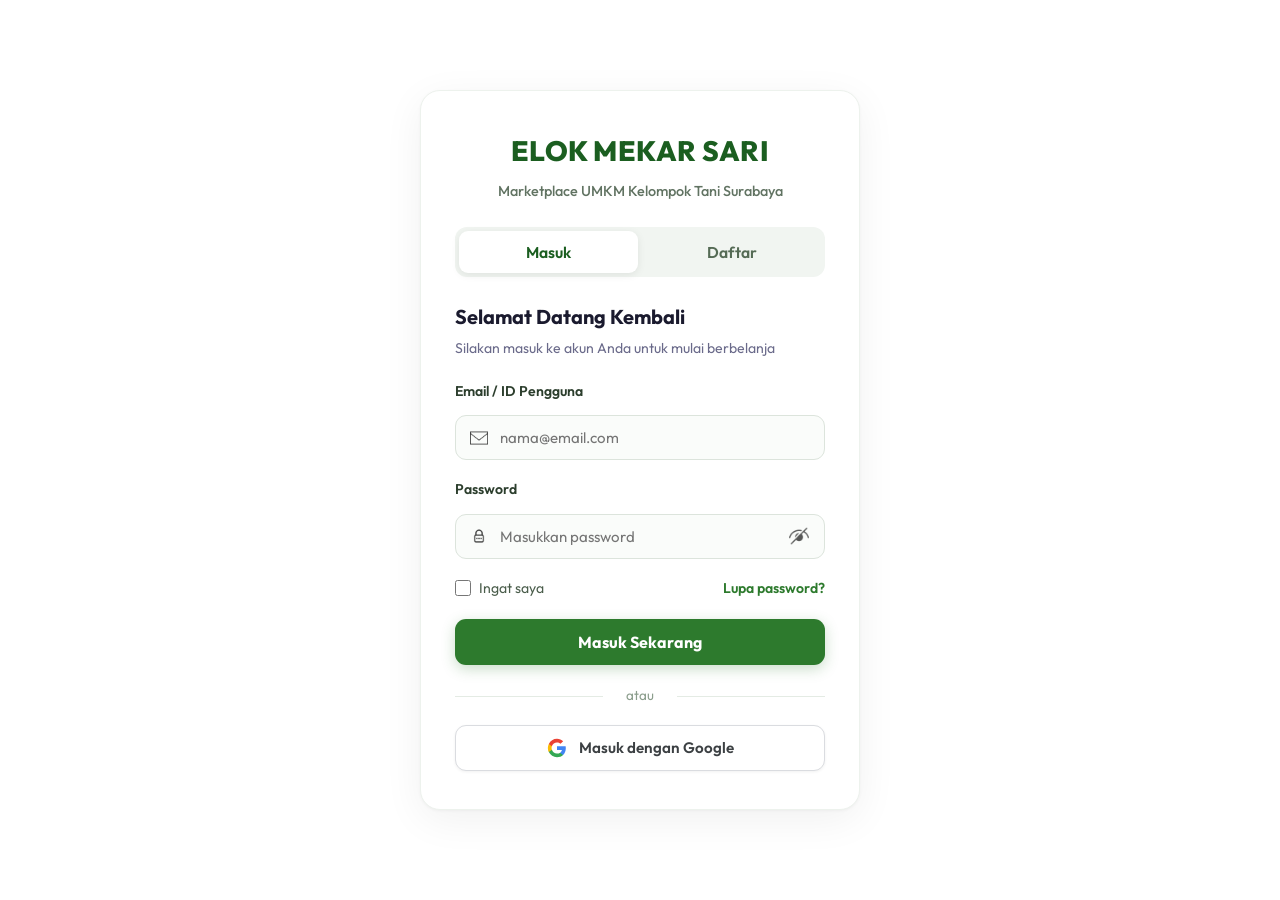
<file: index.html>
<!DOCTYPE html>
<html lang="id">
<head>
  <meta charset="UTF-8">
  <meta name="viewport" content="width=device-width, initial-scale=1.0">
  <title>Elok Mekar Sari - Masuk / Daftar</title>
  <meta name="description" content="Masuk atau Daftar akun di Marketplace resmi UMKM Elok Mekar Sari Surabaya.">
  <link rel="preconnect" href="https://fonts.googleapis.com">
  <link rel="preconnect" href="https://fonts.gstatic.com" crossorigin>
  <link href="https://fonts.googleapis.com/css2?family=Outfit:wght@300;400;500;600;700;800&family=Playfair+Display:wght@600;700&display=swap" rel="stylesheet">
  <link rel="stylesheet" href="css/style.css">
  <link rel="stylesheet" href="css/auth.css">
</head>
<body class="auth-body">

  <div class="auth-wrapper">
    <div class="auth-card">

      <div class="auth-brand-header">
        <h1 class="brand-title">ELOK MEKAR SARI</h1>
        <p class="brand-subtitle">Marketplace UMKM Kelompok Tani Surabaya</p>
      </div>

      <div class="auth-tabs">
        <button type="button" class="auth-tab active" id="tab-login" onclick="showTab('login')">Masuk</button>
        <button type="button" class="auth-tab" id="tab-register" onclick="showTab('register')">Daftar</button>
      </div>

      <div class="auth-form" id="form-login">
        <div class="form-header-text">
          <h2 class="auth-form-title">Selamat Datang Kembali</h2>
          <p class="auth-form-sub">Silakan masuk ke akun Anda untuk mulai berbelanja</p>
        </div>

        <form id="login-form" novalidate onsubmit="login(event)">
          <div class="form-group">
            <label for="login-email">Email / ID Pengguna</label>
            <div class="input-wrapper">
              <span class="input-icon"><img src="Icon/email.png" alt="Email" class="form-icon-img"></span>
              <input type="text" id="login-email" placeholder="nama@email.com" required autocomplete="username">
            </div>
          </div>

          <div class="form-group">
            <label for="login-password">Password</label>
            <div class="input-wrapper">
              <span class="input-icon"><img src="Icon/password.png" alt="Password" class="form-icon-img"></span>
              <input type="password" id="login-password" placeholder="Masukkan password" required autocomplete="current-password">
              <button type="button" class="password-toggle" onclick="togglePassword('login-password', this)" title="Lihat password">
                <img src="Icon/invisible.png" alt="Lihat password" class="password-toggle-img">
              </button>
            </div>
          </div>

          <div class="form-options">
            <label class="checkbox-label">
              <input type="checkbox" id="remember-me"> Ingat saya
            </label>
            <a href="lupa-password.html" class="forgot-link">Lupa password?</a>
          </div>

          <button type="submit" class="btn-auth" id="login-btn">
            <span>Masuk Sekarang</span>
          </button>
        </form>

        <div class="auth-divider"><span>atau</span></div>

        <div class="social-auth">
          <button type="button" class="btn-google" onclick="loginWithGoogle()">
            <svg class="google-icon" width="20" height="20" viewBox="0 0 24 24">
              <path fill="#4285F4" d="M22.56 12.25c0-.78-.07-1.53-.2-2.25H12v4.26h5.92c-.26 1.37-1.04 2.53-2.21 3.31v2.77h3.57c2.08-1.92 3.28-4.74 3.28-8.09z"/>
              <path fill="#34A853" d="M12 23c2.97 0 5.46-.98 7.28-2.66l-3.57-2.77c-.98.66-2.23 1.06-3.71 1.06-2.86 0-5.29-1.93-6.16-4.53H2.18v2.84C3.99 20.53 7.7 23 12 23z"/>
              <path fill="#FBBC05" d="M5.84 14.09c-.22-.66-.35-1.36-.35-2.09s.13-1.43.35-2.09V7.06H2.18C1.43 8.55 1 10.22 1 12s.43 3.45 1.18 4.94l2.85-2.22.81-.63z"/>
              <path fill="#EA4335" d="M12 5.38c1.62 0 3.06.56 4.21 1.64l3.15-3.15C17.45 2.09 14.97 1 12 1 7.7 1 3.99 3.47 2.18 7.06l3.66 2.84c.87-2.6 3.3-4.52 6.16-4.52z"/>
            </svg>
            <span>Masuk dengan Google</span>
          </button>
        </div>
      </div>

      <div class="auth-form hidden" id="form-register">
        <div class="form-header-text">
          <h2 class="auth-form-title">Buat Akun Baru</h2>
          <p class="auth-form-sub">Daftar sekarang untuk berbelanja produk segar UMKM</p>
        </div>

        <form id="register-form" onsubmit="register(event)">
          <div class="form-group">
            <label for="reg-name">Nama Lengkap</label>
            <div class="input-wrapper">
              <span class="input-icon"><img src="Icon/person.png" alt="Nama" class="form-icon-img"></span>
              <input type="text" id="reg-name" placeholder="Nama lengkap Anda" required>
            </div>
          </div>

          <div class="form-group">
            <label for="reg-email">Email</label>
            <div class="input-wrapper">
              <span class="input-icon"><img src="Icon/email.png" alt="Email" class="form-icon-img"></span>
              <input type="email" id="reg-email" placeholder="nama@email.com" required autocomplete="email">
            </div>
          </div>

          <div class="form-group">
            <label for="reg-phone">Nomor Telepon / WhatsApp</label>
            <div class="input-wrapper">
              <span class="input-icon"><img src="Icon/hp.png" alt="Telepon" class="form-icon-img"></span>
              <input type="tel" id="reg-phone" placeholder="08xxxxxxxxxx" required>
            </div>
          </div>

          <div class="form-group">
            <label for="reg-password">Password</label>
            <div class="input-wrapper">
              <span class="input-icon"><img src="Icon/password.png" alt="Password" class="form-icon-img"></span>
              <input type="password" id="reg-password" placeholder="Minimal 6 karakter" required minlength="6" autocomplete="new-password">
              <button type="button" class="password-toggle" onclick="togglePassword('reg-password', this)" title="Lihat password">
                <img src="Icon/invisible.png" alt="Lihat password" class="password-toggle-img">
              </button>
            </div>
          </div>

          <div class="form-group">
            <label for="reg-confirm">Konfirmasi Password</label>
            <div class="input-wrapper">
              <span class="input-icon"><img src="Icon/password.png" alt="Konfirmasi Password" class="form-icon-img"></span>
              <input type="password" id="reg-confirm" placeholder="Ulangi password" required minlength="6" autocomplete="new-password">
              <button type="button" class="password-toggle" onclick="togglePassword('reg-confirm', this)" title="Lihat password">
                <img src="Icon/invisible.png" alt="Lihat password" class="password-toggle-img">
              </button>
            </div>
          </div>

          <div class="form-group">
            <label class="checkbox-label">
              <input type="checkbox" required> Saya setuju dengan syarat dan ketentuan
            </label>
          </div>

          <button type="submit" class="btn-auth">
            <span>Daftar Sekarang</span>
          </button>
        </form>

        <div class="auth-divider"><span>atau</span></div>

        <div class="social-auth">
          <button type="button" class="btn-google" onclick="loginWithGoogle()">
            <svg class="google-icon" width="20" height="20" viewBox="0 0 24 24">
              <path fill="#4285F4" d="M22.56 12.25c0-.78-.07-1.53-.2-2.25H12v4.26h5.92c-.26 1.37-1.04 2.53-2.21 3.31v2.77h3.57c2.08-1.92 3.28-4.74 3.28-8.09z"/>
              <path fill="#34A853" d="M12 23c2.97 0 5.46-.98 7.28-2.66l-3.57-2.77c-.98.66-2.23 1.06-3.71 1.06-2.86 0-5.29-1.93-6.16-4.53H2.18v2.84C3.99 20.53 7.7 23 12 23z"/>
              <path fill="#FBBC05" d="M5.84 14.09c-.22-.66-.35-1.36-.35-2.09s.13-1.43.35-2.09V7.06H2.18C1.43 8.55 1 10.22 1 12s.43 3.45 1.18 4.94l2.85-2.22.81-.63z"/>
              <path fill="#EA4335" d="M12 5.38c1.62 0 3.06.56 4.21 1.64l3.15-3.15C17.45 2.09 14.97 1 12 1 7.7 1 3.99 3.47 2.18 7.06l3.66 2.84c.87-2.6 3.3-4.52 6.16-4.52z"/>
            </svg>
            <span>Daftar dengan Google</span>
          </button>
        </div>
      </div>

    </div>
  </div>

  <div class="toast" id="toast"></div>

  <script src="js/auth.js"></script>
</body>
</html>
</file>
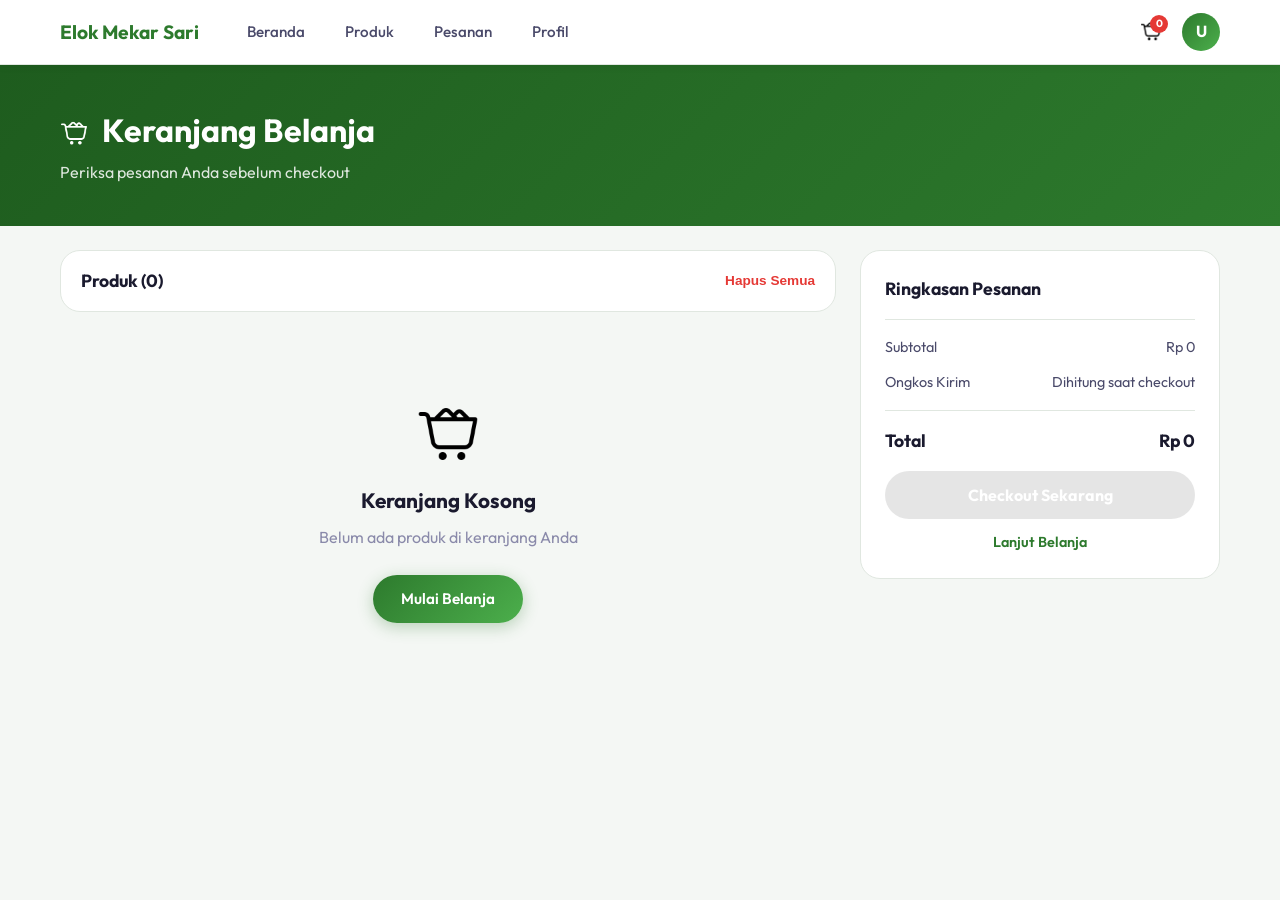
<file: cart.html>
<!DOCTYPE html>
<html lang="id">
<head>
  <meta charset="UTF-8">
  <meta name="viewport" content="width=device-width, initial-scale=1.0">
  <title>Keranjang Belanja - Elok Mekar Sari</title>
  <link rel="preconnect" href="https://fonts.googleapis.com">
  <link href="https://fonts.googleapis.com/css2?family=Outfit:wght@300;400;500;600;700;800&display=swap" rel="stylesheet">
  <link rel="stylesheet" href="css/style.css">
  <link rel="stylesheet" href="css/cart.css">
</head>
<body>

  <nav class="navbar" id="navbar">
    <div class="nav-container">
      <a href="home.html" class="nav-brand"><span class="brand-text">Elok Mekar Sari</span></a>
      <div class="nav-links">
        <a href="home.html" class="nav-link">Beranda</a>
        <a href="marketplace.html" class="nav-link">Produk</a>
        <a href="orders.html" class="nav-link">Pesanan</a>
        <a href="profile.html" class="nav-link">Profil</a>
      </div>
      <div class="nav-actions">
        <a href="cart.html" class="nav-cart active-nav" title="Keranjang">
          <img src="Icon/keranjang.png" alt="Keranjang" class="nav-icon-img">
          <span class="cart-badge" id="cart-badge">0</span>
        </a>
        <div class="nav-user" onclick="toggleUserMenu()">
          <div class="nav-avatar" id="nav-avatar">U</div>
          <div class="user-dropdown" id="user-dropdown">
            <div class="dropdown-header">
              <div class="dropdown-avatar" id="dropdown-avatar">U</div>
              <div>
                <div class="dropdown-name" id="dropdown-name">Pengguna</div>
                <div class="dropdown-email" id="dropdown-email">user@email.com</div>
              </div>
            </div>
            <div class="dropdown-divider"></div>
            <a href="profile.html" class="dropdown-item"><img src="Icon/person.png" alt="" class="dropdown-icon-img"> Profil Saya</a>
            <a href="orders.html" class="dropdown-item">📦 Pesanan Saya</a>
            <div class="dropdown-divider"></div>
            <button class="dropdown-item logout-btn" onclick="logout()">Keluar</button>
          </div>
        </div>
      </div>
    </div>
  </nav>

  <div class="page-header">
    <div class="container">
      <h1 class="page-title"><img src="Icon/keranjang.png" alt="" class="title-icon-img" style="filter: brightness(0) invert(1);"> Keranjang Belanja</h1>
      <p class="page-sub">Periksa pesanan Anda sebelum checkout</p>
    </div>
  </div>

  <div class="cart-layout container">

    <div class="cart-items-section">
      <div class="cart-items-header">
        <h3>Produk (<span id="cart-count">0</span>)</h3>
        <button class="clear-cart-btn" onclick="clearCart()">Hapus Semua</button>
      </div>
      <div id="cart-items">

      </div>
      <div class="empty-cart hidden" id="empty-cart">
        <div class="empty-icon"><img src="Icon/keranjang.png" alt="Keranjang Kosong" class="empty-icon-img"></div>
        <h3>Keranjang Kosong</h3>
        <p>Belum ada produk di keranjang Anda</p>
        <a href="marketplace.html" class="btn-primary">Mulai Belanja</a>
      </div>
    </div>

    <div class="order-summary" id="order-summary">
      <div class="summary-header">
        <h3>Ringkasan Pesanan</h3>
      </div>
      <div class="summary-body">
        <div class="summary-row">
          <span>Subtotal</span>
          <span id="subtotal">Rp 0</span>
        </div>
        <div class="summary-row">
          <span>Ongkos Kirim</span>
          <span id="shipping-cost">Dihitung saat checkout</span>
        </div>
        <div class="summary-divider"></div>
        <div class="summary-row total-row">
          <span>Total</span>
          <span id="total-price">Rp 0</span>
        </div>
      </div>
      <button class="btn-checkout" onclick="window.location='checkout.html'" id="checkout-btn">
        Checkout Sekarang
      </button>
      <a href="marketplace.html" class="continue-shopping">Lanjut Belanja</a>
    </div>
  </div>

  <div class="toast" id="toast"></div>
  <script src="js/app.js"></script>
  <script src="js/cart.js"></script>
</body>
</html>
</file>
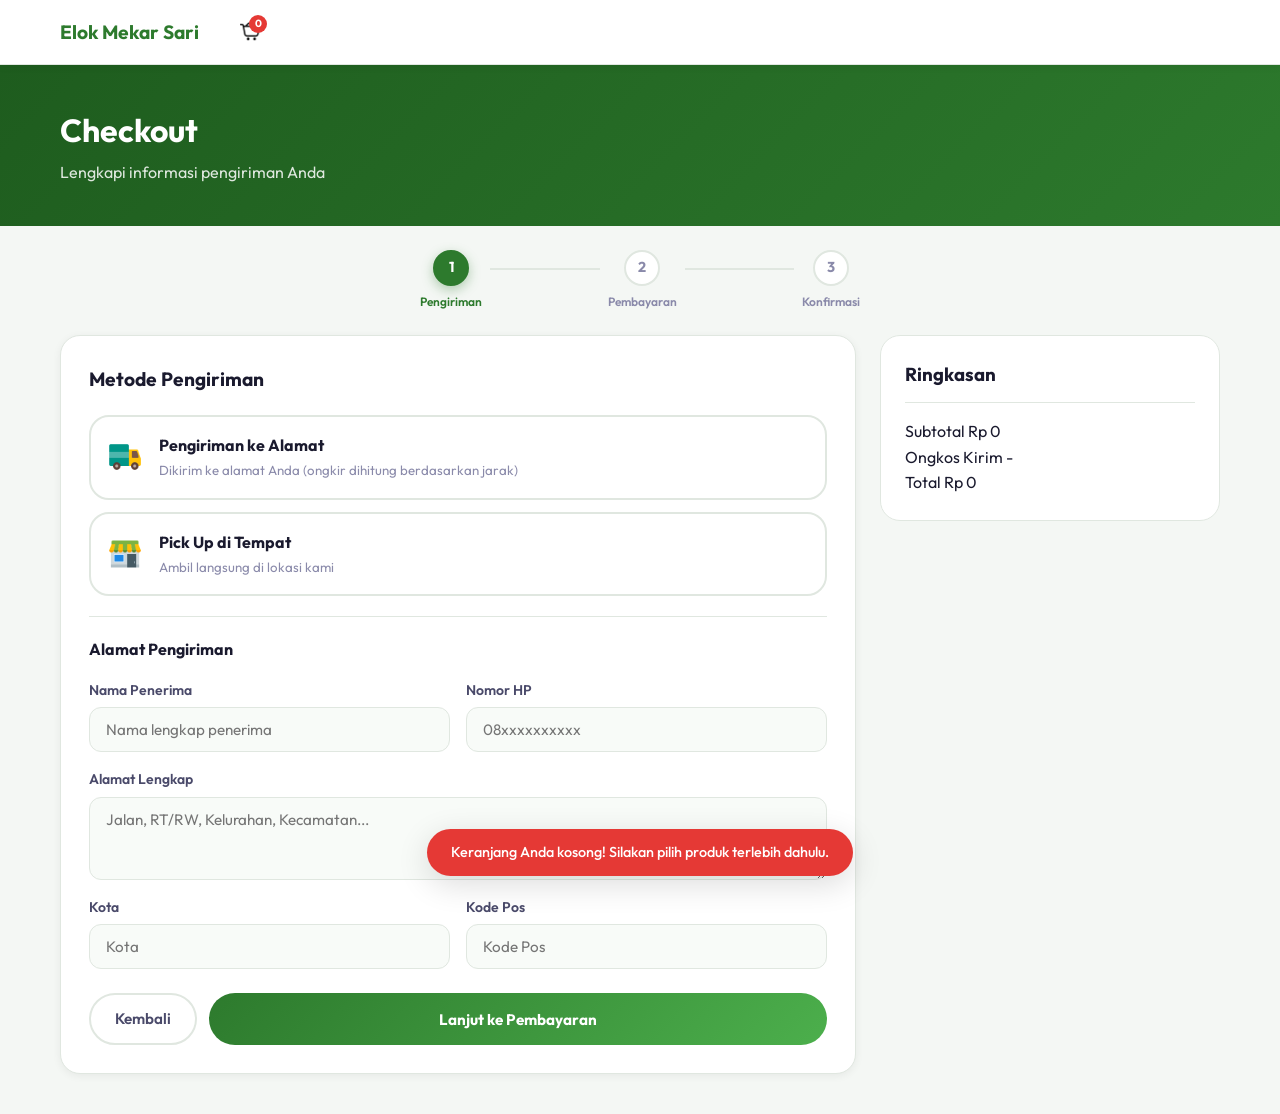
<file: checkout.html>
<!DOCTYPE html>
<html lang="id">
<head>
  <meta charset="UTF-8">
  <meta name="viewport" content="width=device-width, initial-scale=1.0">
  <title>Checkout - Elok Mekar Sari</title>
  <link rel="preconnect" href="https://fonts.googleapis.com">
  <link href="https://fonts.googleapis.com/css2?family=Outfit:wght@300;400;500;600;700;800&display=swap" rel="stylesheet">
  <link rel="stylesheet" href="css/style.css">
  <link rel="stylesheet" href="css/checkout.css">
</head>
<body>

  <nav class="navbar" id="navbar">
    <div class="nav-container">
      <a href="home.html" class="nav-brand"><span class="brand-text">Elok Mekar Sari</span></a>
      <div class="nav-actions">
        <a href="cart.html" class="nav-cart" title="Keranjang">
          <img src="Icon/keranjang.png" alt="Keranjang" class="nav-icon-img">
          <span class="cart-badge" id="cart-badge">0</span>
        </a>
      </div>
    </div>
  </nav>

  <div class="page-header">
    <div class="container">
      <h1 class="page-title">Checkout</h1>
      <p class="page-sub">Lengkapi informasi pengiriman Anda</p>
    </div>
  </div>

  <div class="checkout-steps container">
    <div class="step active" id="step-1-indicator">
      <div class="step-circle">1</div>
      <div class="step-label">Pengiriman</div>
    </div>
    <div class="step-line"></div>
    <div class="step" id="step-2-indicator">
      <div class="step-circle">2</div>
      <div class="step-label">Pembayaran</div>
    </div>
    <div class="step-line"></div>
    <div class="step" id="step-3-indicator">
      <div class="step-circle">3</div>
      <div class="step-label">Konfirmasi</div>
    </div>
  </div>

  <div class="checkout-layout container">

    <div class="checkout-forms">

      <div class="checkout-step" id="step-1">
        <div class="step-card">
          <h3 class="step-card-title">Metode Pengiriman</h3>

          <div class="delivery-methods">
            <label class="delivery-option" onclick="selectDelivery('delivery')">
              <input type="radio" name="delivery-method" value="delivery" id="delivery-radio" checked>
              <div class="delivery-card selected" id="delivery-card-delivery">
                <div class="delivery-icon"><img src="Icon/truck.png" alt="Pengiriman" class="delivery-icon-img"></div>
                <div class="delivery-info">
                  <div class="delivery-name">Pengiriman ke Alamat</div>
                  <div class="delivery-desc">Dikirim ke alamat Anda (ongkir dihitung berdasarkan jarak)</div>
                </div>
              </div>
            </label>
            <label class="delivery-option" onclick="selectDelivery('pickup')">
              <input type="radio" name="delivery-method" value="pickup" id="pickup-radio">
              <div class="delivery-card" id="delivery-card-pickup">
                <div class="delivery-icon"><img src="Icon/store.png" alt="Pick Up" class="delivery-icon-img"></div>
                <div class="delivery-info">
                  <div class="delivery-name">Pick Up di Tempat</div>
                  <div class="delivery-desc">Ambil langsung di lokasi kami</div>
                </div>
              </div>
            </label>
          </div>

          <div class="pickup-info hidden" id="pickup-info">
            <div class="pickup-detail-card">
              <h4>Informasi Pick Up</h4>
              <p><strong>Lokasi:</strong> RW 08, Kelurahan Semolowaru, Kecamatan Sukolilo, Kota Surabaya</p>
              <p><strong>Jam Operasional:</strong> Senin-Sabtu, 08.00 - 17.00 WIB</p>
              <p><strong>Kontak:</strong> +62 812-3166-6161</p>
              <div class="pickup-date-section">
                <label>Pilih Tanggal & Waktu Pick Up:</label>
                <input type="date" id="pickup-date" min="" class="pickup-date-input">
                <select id="pickup-time" class="pickup-time-select">
                  <option value="">-- Pilih Waktu --</option>
                  <option value="08:00">08:00</option>
                  <option value="09:00">09:00</option>
                  <option value="10:00">10:00</option>
                  <option value="11:00">11:00</option>
                  <option value="13:00">13:00 (Setelah istirahat)</option>
                  <option value="14:00">14:00</option>
                  <option value="15:00">15:00</option>
                  <option value="16:00">16:00</option>
                </select>
              </div>
            </div>
          </div>

          <div class="address-form" id="address-form">
            <h4>Alamat Pengiriman</h4>
            <div class="form-row">
              <div class="form-group">
                <label>Nama Penerima</label>
                <input type="text" id="recipient-name" placeholder="Nama lengkap penerima">
              </div>
              <div class="form-group">
                <label>Nomor HP</label>
                <input type="tel" id="recipient-phone" placeholder="08xxxxxxxxxx">
              </div>
            </div>
            <div class="form-group">
              <label>Alamat Lengkap</label>
              <textarea id="address" placeholder="Jalan, RT/RW, Kelurahan, Kecamatan..." rows="3"></textarea>
            </div>
            <div class="form-row">
              <div class="form-group">
                <label>Kota</label>
                <input type="text" id="city" placeholder="Kota">
              </div>
              <div class="form-group">
                <label>Kode Pos</label>
                <input type="text" id="zip" placeholder="Kode Pos">
              </div>
            </div>
          </div>

          <div class="step-actions">
            <a href="cart.html" class="btn-back">Kembali</a>
            <button type="button" class="btn-next" onclick="goToStep2()">Lanjut ke Pembayaran</button>
          </div>
        </div>
      </div>

      <div class="checkout-step hidden" id="step-2">
        <div class="step-card">
          <h3 class="step-card-title">Metode Pembayaran</h3>

          <div class="payment-methods">
            <label class="payment-option" onclick="selectPayment('transfer')">
              <input type="radio" name="payment-method" value="transfer" id="transfer-radio" checked>
              <div class="payment-card selected" id="payment-card-transfer">
                <div class="payment-icon">🏦</div>
                <div class="payment-info">
                  <div class="payment-name">Transfer Bank</div>
                  <div class="payment-desc">BRI, BCA, Mandiri, BNI</div>
                </div>
              </div>
            </label>
            <label class="payment-option" onclick="selectPayment('ewallet')">
              <input type="radio" name="payment-method" value="ewallet" id="ewallet-radio">
              <div class="payment-card" id="payment-card-ewallet">
                <div class="payment-icon"><img src="Icon/hp.png" alt="E-Wallet" class="payment-icon-img"></div>
                <div class="payment-info">
                  <div class="payment-name">E-Wallet</div>
                  <div class="payment-desc">GoPay, OVO, Dana, ShopeePay</div>
                </div>
              </div>
            </label>
          </div>

          <div class="bank-details" id="bank-details">
            <h4>Nomor Rekening Bank:</h4>
            <div class="bank-account-card">
              <div class="bank-account-info">
                <div class="bank-name" id="selected-bank">BNI</div>
                <div class="account-number" id="account-number">0987-6543-21</div>
                <div class="account-name">a.n. Kelompok Tani Elok Mekar Sari</div>
              </div>
              <button type="button" class="copy-btn" onclick="copyAccount()">Salin</button>
            </div>
          </div>

          <div class="ewallet-details hidden" id="ewallet-details">
            <h4>Nomor E-Wallet:</h4>
            <div class="ewallet-account-card">
              <div class="ewallet-name" id="selected-ewallet">GoPay / OVO / Dana / ShopeePay</div>
              <div class="ewallet-number">+62 812-3166-6161</div>
              <div class="ewallet-holder">a.n. Elok Mekar Sari</div>
            </div>
          </div>

          <div class="step-actions">
            <button type="button" class="btn-back" onclick="goToStep1()">Kembali</button>
            <button type="button" class="btn-next" onclick="goToStep3()">Konfirmasi Pesanan</button>
          </div>
        </div>
      </div>

      <div class="checkout-step hidden" id="step-3">
        <div class="step-card">
          <h3 class="step-card-title">Konfirmasi Pesanan</h3>

          <div class="confirmation-section">
            <h4>Detail Produk</h4>
            <div id="confirm-items"></div>
          </div>

          <div class="confirmation-section">
            <h4>Informasi Pengiriman/Pengambilan</h4>
            <div id="confirm-shipping"></div>
          </div>

          <div class="confirmation-section">
            <h4>Metode Pembayaran</h4>
            <div id="confirm-payment"></div>
          </div>

          <div class="payment-proof-section" id="payment-proof-section">
            <h4>Upload Bukti Pembayaran</h4>
            <p class="proof-note">Setelah melakukan transfer, upload bukti pembayaran di bawah ini</p>
            <div class="upload-area" id="upload-area" onclick="document.getElementById('proof-file').click()" ondrop="handleDrop(event)" ondragover="event.preventDefault()">
              <input type="file" id="proof-file" accept="image/*" onchange="previewProof(event)" style="display:none">
              <div id="upload-placeholder">
                <div class="upload-icon"><img src="Icon/camera.png" alt="Upload Bukti" class="upload-icon-img"></div>
                <p>Klik atau drag foto bukti transfer</p>
                <span>Format: JPG, PNG, JPEG</span>
              </div>
              <img id="proof-preview" class="hidden" alt="Bukti Pembayaran">
            </div>
          </div>

          <div class="confirm-total">
            <div class="confirm-total-label">Total Pembayaran:</div>
            <div class="confirm-total-value" id="confirm-total">Rp 0</div>
          </div>

          <div class="step-actions">
            <button type="button" class="btn-back" onclick="goToStep2()">Kembali</button>
            <button type="button" class="btn-confirm" onclick="placeOrder()">
              Buat Pesanan
            </button>
          </div>
        </div>
      </div>

    </div>

    <div class="checkout-summary">
      <div class="summary-card">
        <h3>Ringkasan</h3>
        <div id="checkout-items-summary"></div>
        <div class="summary-divider"></div>
        <div class="summary-row">
          <span>Subtotal</span>
          <span id="checkout-subtotal">Rp 0</span>
        </div>
        <div class="summary-row" id="shipping-row">
          <span>Ongkos Kirim</span>
          <span id="checkout-shipping">-</span>
        </div>
        <div class="summary-divider"></div>
        <div class="summary-row total-row">
          <span>Total</span>
          <span id="checkout-total">Rp 0</span>
        </div>
      </div>
    </div>
  </div>

  <div class="toast" id="toast"></div>
  <script src="js/app.js"></script>
  <script src="js/checkout.js"></script>
</body>
</html>
</file>
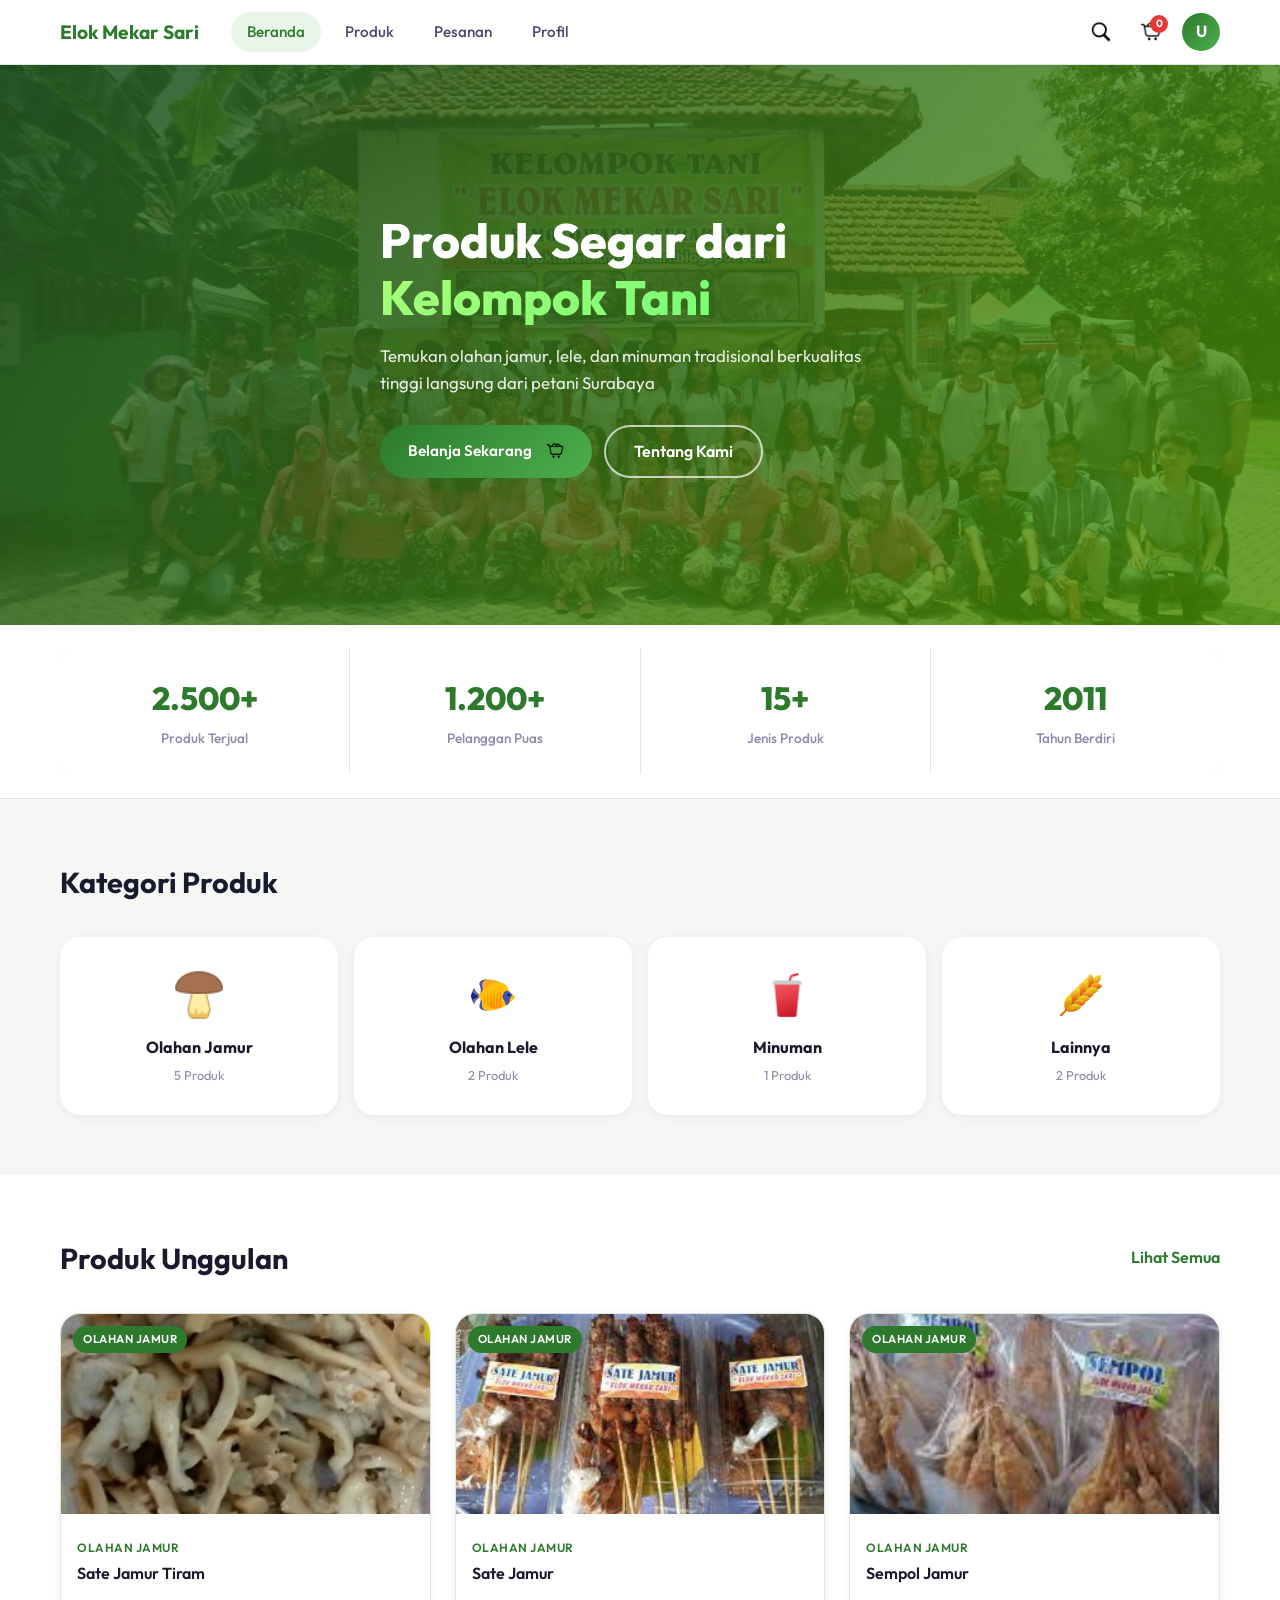
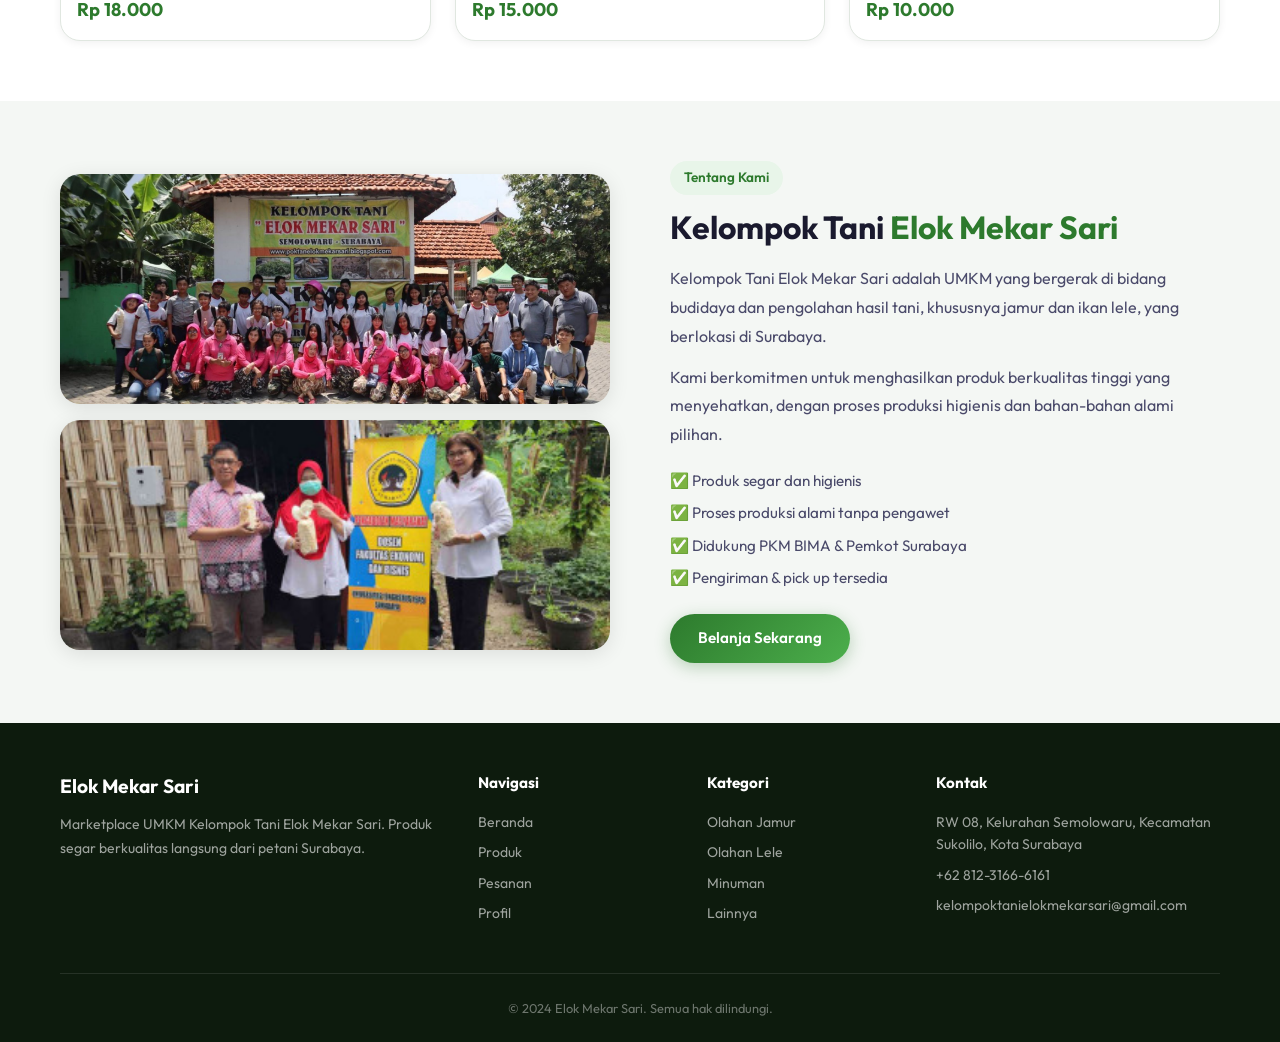
<file: home.html>
<!DOCTYPE html>
<html lang="id">
<head>
  <meta charset="UTF-8">
  <meta name="viewport" content="width=device-width, initial-scale=1.0">
  <title>Beranda - Elok Mekar Sari</title>
  <meta name="description" content="Beranda Marketplace UMKM Elok Mekar Sari - Produk segar berkualitas dari Surabaya">
  <link rel="preconnect" href="https://fonts.googleapis.com">
  <link href="https://fonts.googleapis.com/css2?family=Outfit:wght@300;400;500;600;700;800&family=Playfair+Display:wght@600;700&display=swap" rel="stylesheet">
  <link rel="stylesheet" href="css/style.css">
  <link rel="stylesheet" href="css/home.css">
</head>
<body>

  <nav class="navbar" id="navbar">
    <div class="nav-container">
      <a href="home.html" class="nav-brand">
        <span class="brand-text">Elok Mekar Sari</span>
      </a>
      <div class="nav-links">
        <a href="home.html" class="nav-link active">Beranda</a>
        <a href="marketplace.html" class="nav-link">Produk</a>
        <a href="orders.html" class="nav-link">Pesanan</a>
        <a href="profile.html" class="nav-link">Profil</a>
      </div>
      <div class="nav-actions">
        <button class="nav-search-btn" onclick="window.location='marketplace.html'" title="Cari Produk">
          <img src="Icon/search.png" alt="Cari" class="nav-icon-img">
        </button>
        <a href="cart.html" class="nav-cart" title="Keranjang">
          <img src="Icon/keranjang.png" alt="Keranjang" class="nav-icon-img">
          <span class="cart-badge" id="cart-badge">0</span>
        </a>
        <div class="nav-user" onclick="toggleUserMenu()">
          <div class="nav-avatar" id="nav-avatar">U</div>
          <div class="user-dropdown" id="user-dropdown">
            <div class="dropdown-header">
              <div class="dropdown-avatar" id="dropdown-avatar">U</div>
              <div>
                <div class="dropdown-name" id="dropdown-name">Pengguna</div>
                <div class="dropdown-email" id="dropdown-email">user@email.com</div>
              </div>
            </div>
            <div class="dropdown-divider"></div>
            <a href="profile.html" class="dropdown-item"><img src="Icon/person.png" alt="" class="dropdown-icon-img"> Profil Saya</a>
            <a href="orders.html" class="dropdown-item">📦 Pesanan Saya</a>
            <div class="dropdown-divider"></div>
            <button class="dropdown-item logout-btn" onclick="logout()">Keluar</button>
          </div>
        </div>
      </div>
    </div>
  </nav>

  <section class="hero">
    <div class="hero-slider" id="hero-slider">
      <div class="hero-slide active" style="background-image: linear-gradient(135deg, rgba(34,85,34,0.85) 0%, rgba(76,153,0,0.75) 100%), url('images/Kelompok_Tani_Elok_Mekar_Sari.jpg')">
        <div class="hero-content">
          <h1 class="hero-title">Produk Segar dari <br><span class="hero-highlight">Kelompok Tani</span></h1>
          <p class="hero-desc">Temukan olahan jamur, lele, dan minuman tradisional berkualitas tinggi langsung dari petani Surabaya</p>
          <div class="hero-actions">
            <a href="marketplace.html" class="btn-primary">Belanja Sekarang <img src="Icon/keranjang.png" alt="" class="btn-icon-img-inline"></a>
            <a href="home.html#about" class="btn-outline">Tentang Kami</a>
          </div>
        </div>
      </div>
    </div>
    <div class="hero-dots" id="hero-dots"></div>
  </section>

  <section class="stats-section">
    <div class="container">
      <div class="stats-grid">
        <div class="stat-card" data-target="2500">
          <div class="stat-number" id="stat-0">2.500+</div>
          <div class="stat-label">Produk Terjual</div>
        </div>
        <div class="stat-card" data-target="1200">
          <div class="stat-number" id="stat-1">1.200+</div>
          <div class="stat-label">Pelanggan Puas</div>
        </div>
        <div class="stat-card" data-target="15">
          <div class="stat-number" id="stat-2">15+</div>
          <div class="stat-label">Jenis Produk</div>
        </div>
        <div class="stat-card" data-target="2011">
          <div class="stat-number" id="stat-3">2011</div>
          <div class="stat-label">Tahun Berdiri</div>
        </div>
      </div>
    </div>
  </section>

  <section class="section categories-section">
    <div class="container">
      <div class="section-header">
        <h2 class="section-title">Kategori Produk</h2>
      </div>
      <div class="categories-grid">
        <a href="marketplace.html?cat=jamur" class="category-card cat-green">
          <div class="cat-icon"><img src="Icon/mushroom.png" alt="Olahan Jamur" class="cat-img"></div>
          <div class="cat-name">Olahan Jamur</div>
          <div class="cat-count">5 Produk</div>
        </a>
        <a href="marketplace.html?cat=lele" class="category-card cat-blue">
          <div class="cat-icon"><img src="Icon/fish.png" alt="Olahan Lele" class="cat-img"></div>
          <div class="cat-name">Olahan Lele</div>
          <div class="cat-count">2 Produk</div>
        </a>
        <a href="marketplace.html?cat=minuman" class="category-card cat-yellow">
          <div class="cat-icon"><img src="Icon/drink.png" alt="Minuman" class="cat-img"></div>
          <div class="cat-name">Minuman</div>
          <div class="cat-count">1 Produk</div>
        </a>
        <a href="marketplace.html?cat=lainnya" class="category-card cat-orange">
          <div class="cat-icon"><img src="Icon/gandum.png" alt="Lainnya" class="cat-img"></div>
          <div class="cat-name">Lainnya</div>
          <div class="cat-count">2 Produk</div>
        </a>
      </div>
    </div>
  </section>

  <section class="section featured-section">
    <div class="container">
      <div class="section-header">
        <h2 class="section-title">Produk Unggulan</h2>
        <a href="marketplace.html" class="see-all-link">Lihat Semua</a>
      </div>
      <div class="products-grid" id="featured-products">
        <div class="product-card" style="cursor:pointer;" onclick="window.location.href='marketplace.html?id=4'" title="Lihat Sempol Jamur di Marketplace">
          <div class="product-card-img-wrapper">
            <img src="images/Sempol_Jamur.jpeg" alt="Sempol Jamur" class="product-card-img" loading="lazy">
            <span class="product-card-badge">Olahan Jamur</span>
          </div>
          <div class="product-card-body">
            <div class="product-card-cat">Olahan Jamur</div>
            <h3 class="product-card-name">Sempol Jamur</h3>
            <div class="product-card-price" style="margin-bottom:0;">Rp 10.000</div>
          </div>
        </div>

        <div class="product-card" style="cursor:pointer;" onclick="window.location.href='marketplace.html?id=9'" title="Lihat Tahu Walik di Marketplace">
          <div class="product-card-img-wrapper">
            <img src="images/tahu_walik.jpeg" alt="Tahu Walik" class="product-card-img" loading="lazy">
            <span class="product-card-badge">Lainnya</span>
          </div>
          <div class="product-card-body">
            <div class="product-card-cat">Lainnya</div>
            <h3 class="product-card-name">Tahu Walik</h3>
            <div class="product-card-price" style="margin-bottom:0;">Rp 12.000</div>
          </div>
        </div>

        <div class="product-card" style="cursor:pointer;" onclick="window.location.href='marketplace.html?id=3'" title="Lihat Sate Jamur di Marketplace">
          <div class="product-card-img-wrapper">
            <img src="images/Sate_Jamur.jpeg" alt="Sate Jamur" class="product-card-img" loading="lazy">
            <span class="product-card-badge">Olahan Jamur</span>
          </div>
          <div class="product-card-body">
            <div class="product-card-cat">Olahan Jamur</div>
            <h3 class="product-card-name">Sate Jamur</h3>
            <div class="product-card-price" style="margin-bottom:0;">Rp 15.000</div>
          </div>
        </div>
      </div>
    </div>
  </section>

  <section class="section about-section" id="about">
    <div class="container">
      <div class="about-grid">
        <div class="about-images">
          <div class="about-img-main">
            <img src="images/Kelompok_Tani_Elok_Mekar_Sari.jpg" alt="Kelompok Tani Elok Mekar Sari" loading="lazy">
          </div>
          <div class="about-img-sub">
            <img src="images/Budidaya_Jamur.jpg" alt="Budidaya Jamur" loading="lazy">
          </div>
        </div>
        <div class="about-content">
          <div class="about-badge">Tentang Kami</div>
          <h2 class="about-title">Kelompok Tani <span class="text-green">Elok Mekar Sari</span></h2>
          <p class="about-desc">Kelompok Tani Elok Mekar Sari adalah UMKM yang bergerak di bidang budidaya dan pengolahan hasil tani, khususnya jamur dan ikan lele, yang berlokasi di Surabaya.</p>
          <p class="about-desc">Kami berkomitmen untuk menghasilkan produk berkualitas tinggi yang menyehatkan, dengan proses produksi higienis dan bahan-bahan alami pilihan.</p>
          <div class="about-points">
            <div class="about-point">✅ Produk segar dan higienis</div>
            <div class="about-point">✅ Proses produksi alami tanpa pengawet</div>
            <div class="about-point">✅ Didukung PKM BIMA & Pemkot Surabaya</div>
            <div class="about-point">✅ Pengiriman & pick up tersedia</div>
          </div>
          <a href="marketplace.html" class="btn-primary">Belanja Sekarang</a>
        </div>
      </div>
    </div>
  </section>

  <footer class="footer">
    <div class="container">
      <div class="footer-grid">
        <div class="footer-brand">
          <div class="footer-logo">Elok Mekar Sari</div>
          <p class="footer-desc">Marketplace UMKM Kelompok Tani Elok Mekar Sari. Produk segar berkualitas langsung dari petani Surabaya.</p>
        </div>
        <div class="footer-links">
          <h4>Navigasi</h4>
          <a href="home.html">Beranda</a>
          <a href="marketplace.html">Produk</a>
          <a href="orders.html">Pesanan</a>
          <a href="profile.html">Profil</a>
        </div>
        <div class="footer-links">
          <h4>Kategori</h4>
          <a href="marketplace.html?cat=jamur">Olahan Jamur</a>
          <a href="marketplace.html?cat=lele">Olahan Lele</a>
          <a href="marketplace.html?cat=minuman">Minuman</a>
          <a href="marketplace.html?cat=lainnya">Lainnya</a>
        </div>
        <div class="footer-contact">
          <h4>Kontak</h4>
          <p>RW 08, Kelurahan Semolowaru, Kecamatan Sukolilo, Kota Surabaya</p>
          <p>+62 812-3166-6161</p>
          <p>kelompoktanielokmekarsari@gmail.com</p>
        </div>
      </div>
      <div class="footer-bottom">
        <p>© 2024 Elok Mekar Sari. Semua hak dilindungi.</p>
      </div>
    </div>
  </footer>

  <script src="js/app.js"></script>
  <script src="js/home.js"></script>
</body>
</html>
</file>
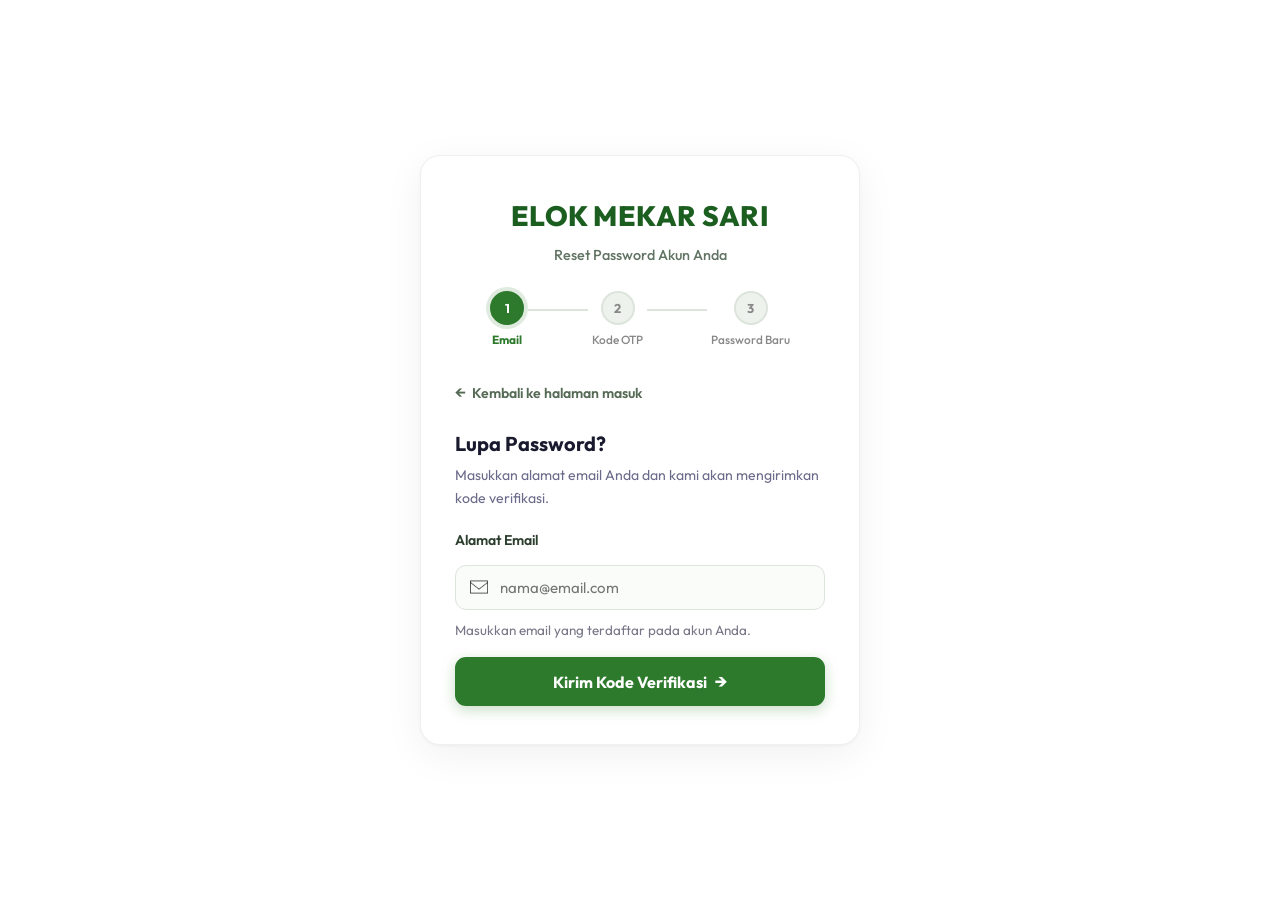
<file: lupa-password.html>
<!DOCTYPE html>
<html lang="id">
<head>
  <meta charset="UTF-8">
  <meta name="viewport" content="width=device-width, initial-scale=1.0">
  <title>Lupa Password - Elok Mekar Sari</title>
  <meta name="description" content="Reset password akun Elok Mekar Sari Anda dengan mudah dan aman.">
  <link rel="preconnect" href="https://fonts.googleapis.com">
  <link rel="preconnect" href="https://fonts.gstatic.com" crossorigin>
  <link href="https://fonts.googleapis.com/css2?family=Outfit:wght@300;400;500;600;700;800&family=Playfair+Display:wght@600;700&display=swap" rel="stylesheet">
  <link rel="stylesheet" href="css/style.css">
  <link rel="stylesheet" href="css/auth.css">
  <style>
    .fp-step { display: none; animation: fadeIn 0.3s ease; }
    .fp-step.active { display: block; }
    .fp-progress { display: flex; align-items: center; justify-content: center; margin-bottom: 30px; }
    .fp-progress-step { display: flex; flex-direction: column; align-items: center; gap: 6px; }
    .fp-progress-circle {
      width: 34px; height: 34px; border-radius: 50%; background: #edf2ed; border: 2px solid #dce4dc;
      display: flex; align-items: center; justify-content: center; font-size: 0.8rem; font-weight: 700;
      color: #888; transition: all 0.3s ease; position: relative; z-index: 1;
    }
    .fp-progress-circle.active { background: #2d7a2d; border-color: #2d7a2d; color: #fff; box-shadow: 0 0 0 4px rgba(45,122,45,0.15); }
    .fp-progress-circle.done { background: #2d7a2d; border-color: #2d7a2d; color: #fff; }
    .fp-progress-circle.done::after { content: '✓'; }
    .fp-progress-label { font-size: 0.74rem; color: #888; font-weight: 500; white-space: nowrap; }
    .fp-progress-label.active { color: #2d7a2d; font-weight: 700; }
    .fp-progress-line { flex: 1; height: 2px; background: #dce4dc; min-width: 30px; max-width: 60px; margin: 0 4px 22px; transition: background 0.3s ease; }
    .fp-progress-line.done { background: #2d7a2d; }
    .otp-group { display: flex; gap: 10px; justify-content: center; margin: 20px 0; }
    .otp-input {
      width: 48px; height: 56px; text-align: center; font-size: 1.4rem; font-weight: 700;
      font-family: 'Outfit', sans-serif; border: 1.5px solid #dce4dc; border-radius: 11px;
      background: #fafcfa; color: #1a1a2e; outline: none; transition: all 0.2s ease;
    }
    .otp-input:focus { border-color: #2d7a2d; box-shadow: 0 0 0 3px rgba(45, 122, 45, 0.12); background: #fff; }
    .otp-input.filled { border-color: #2d7a2d; background: #f0faf0; }
    .email-pill {
      display: inline-flex; align-items: center; gap: 8px; background: #edf7ee; border: 1.5px solid #c8e6c9;
      border-radius: 50px; padding: 6px 16px; font-size: 0.88rem; font-weight: 600; color: #2d7a2d; margin: 10px 0 18px;
    }
    .email-pill img { width: 15px; height: 15px; opacity: 0.8; }
    .resend-row { text-align: center; font-size: 0.87rem; color: #666; margin-top: 14px; }
    .resend-link {
      color: #2d7a2d; font-weight: 600; cursor: pointer; text-decoration: none; background: none;
      border: none; font-family: 'Outfit', sans-serif; font-size: 0.87rem;
    }
    .resend-link:hover { text-decoration: underline; }
    #resend-timer { font-weight: 700; }
    .success-icon {
      width: 72px; height: 72px; background: linear-gradient(135deg, #43a047, #2d7a2d); border-radius: 50%;
      display: flex; align-items: center; justify-content: center; margin: 0 auto 20px; font-size: 2rem;
      box-shadow: 0 8px 24px rgba(45, 122, 45, 0.25); animation: popIn 0.5s cubic-bezier(0.175, 0.885, 0.32, 1.275);
    }
    @keyframes popIn { from { transform: scale(0); opacity: 0; } to { transform: scale(1); opacity: 1; } }
    .password-strength { margin-top: 6px; height: 4px; border-radius: 3px; background: #eee; overflow: hidden; }
    .password-strength-bar { height: 100%; border-radius: 3px; transition: all 0.4s ease; width: 0%; }
    .strength-text { font-size: 0.78rem; margin-top: 5px; font-weight: 600; }
    .back-link {
      display: inline-flex; align-items: center; gap: 6px; color: #556b55; font-size: 0.88rem;
      font-weight: 600; text-decoration: none; margin-bottom: 22px; transition: color 0.2s;
    }
    .back-link:hover { color: #2d7a2d; }
    .back-link-arrow { font-size: 1rem; }
    .input-wrapper input.no-icon { padding-left: 16px; }
    .help-text { font-size: 0.84rem; color: #778; margin-top: 5px; line-height: 1.4; }
  </style>
</head>
<body class="auth-body">
  <div class="auth-wrapper">
    <div class="auth-card">
      <div class="auth-brand-header">
        <h1 class="brand-title">ELOK MEKAR SARI</h1>
        <p class="brand-subtitle">Reset Password Akun Anda</p>
      </div>
      <div class="fp-progress" id="fp-progress">
        <div class="fp-progress-step">
          <div class="fp-progress-circle active" id="circle-1">1</div>
          <div class="fp-progress-label active" id="label-1">Email</div>
        </div>
        <div class="fp-progress-line" id="line-1"></div>
        <div class="fp-progress-step">
          <div class="fp-progress-circle" id="circle-2">2</div>
          <div class="fp-progress-label" id="label-2">Kode OTP</div>
        </div>
        <div class="fp-progress-line" id="line-2"></div>
        <div class="fp-progress-step">
          <div class="fp-progress-circle" id="circle-3">3</div>
          <div class="fp-progress-label" id="label-3">Password Baru</div>
        </div>
      </div>
      <div class="fp-step active" id="step-1">
        <a href="index.html" class="back-link"><span class="back-link-arrow">←</span> Kembali ke halaman masuk</a>
        <div class="form-header-text">
          <h2 class="auth-form-title">Lupa Password?</h2>
          <p class="auth-form-sub">Masukkan alamat email Anda dan kami akan mengirimkan kode verifikasi.</p>
        </div>
        <form id="fp-form-email" novalidate onsubmit="sendOTP(event)">
          <div class="form-group">
            <label for="fp-email">Alamat Email</label>
            <div class="input-wrapper">
              <span class="input-icon"><img src="Icon/email.png" alt="Email" class="form-icon-img"></span>
              <input type="email" id="fp-email" placeholder="nama@email.com" required autocomplete="email">
            </div>
            <p class="help-text">Masukkan email yang terdaftar pada akun Anda.</p>
          </div>
          <button type="submit" class="btn-auth" id="send-otp-btn"><span>Kirim Kode Verifikasi</span><span class="btn-arrow">→</span></button>
        </form>
      </div>
      <div class="fp-step" id="step-2">
        <div class="form-header-text">
          <h2 class="auth-form-title">Masukkan Kode OTP</h2>
          <p class="auth-form-sub">Kode 6 digit telah dikirim ke:</p>
          <div style="text-align:center;"><span class="email-pill"><img src="Icon/email.png" alt=""><span id="display-email">email@contoh.com</span></span></div>
          <p class="auth-form-sub" style="text-align:center;">Periksa kotak masuk / spam Anda.</p>
        </div>
        <div class="otp-group" id="otp-group">
          <input class="otp-input" id="otp-0" type="text" maxlength="1" inputmode="numeric" pattern="[0-9]" autocomplete="one-time-code">
          <input class="otp-input" id="otp-1" type="text" maxlength="1" inputmode="numeric" pattern="[0-9]">
          <input class="otp-input" id="otp-2" type="text" maxlength="1" inputmode="numeric" pattern="[0-9]">
          <input class="otp-input" id="otp-3" type="text" maxlength="1" inputmode="numeric" pattern="[0-9]">
          <input class="otp-input" id="otp-4" type="text" maxlength="1" inputmode="numeric" pattern="[0-9]">
          <input class="otp-input" id="otp-5" type="text" maxlength="1" inputmode="numeric" pattern="[0-9]">
        </div>
        <div class="resend-row">Tidak menerima kode? <button class="resend-link" id="resend-btn" onclick="resendOTP()" disabled>Kirim ulang (<span id="resend-timer">60</span>d)</button></div>
        <div style="margin-top:20px;"><button type="button" class="btn-auth" onclick="verifyOTP()"><span>Verifikasi Kode</span><span class="btn-arrow">→</span></button></div>
        <div style="text-align:center; margin-top:16px;"><button type="button" class="resend-link" onclick="goToStep(1)">← Ubah Email</button></div>
      </div>
      <div class="fp-step" id="step-3">
        <div class="form-header-text">
          <h2 class="auth-form-title">Buat Password Baru</h2>
          <p class="auth-form-sub">Pastikan password baru Anda kuat dan mudah diingat.</p>
        </div>
        <form id="fp-form-password" novalidate onsubmit="resetPassword(event)">
          <div class="form-group">
            <label for="fp-new-password">Password Baru</label>
            <div class="input-wrapper">
              <span class="input-icon"><img src="Icon/password.png" alt="Password" class="form-icon-img"></span>
              <input type="password" id="fp-new-password" placeholder="Minimal 8 karakter" required autocomplete="new-password" oninput="checkPasswordStrength(this.value)">
              <button type="button" class="password-toggle" onclick="togglePassword('fp-new-password', this)" title="Lihat password"><img src="Icon/invisible.png" alt="Lihat password" class="password-toggle-img"></button>
            </div>
            <div class="password-strength"><div class="password-strength-bar" id="strength-bar"></div></div>
            <div class="strength-text" id="strength-text"></div>
          </div>
          <div class="form-group">
            <label for="fp-confirm-password">Konfirmasi Password</label>
            <div class="input-wrapper">
              <span class="input-icon"><img src="Icon/password.png" alt="Password" class="form-icon-img"></span>
              <input type="password" id="fp-confirm-password" placeholder="Ulangi password baru" required autocomplete="new-password">
              <button type="button" class="password-toggle" onclick="togglePassword('fp-confirm-password', this)" title="Lihat password"><img src="Icon/invisible.png" alt="Lihat password" class="password-toggle-img"></button>
            </div>
          </div>
          <button type="submit" class="btn-auth"><span>Simpan Password Baru</span><span class="btn-arrow">→</span></button>
        </form>
      </div>
      <div class="fp-step" id="step-4" style="text-align:center; padding: 10px 0;">
        <div class="success-icon">✓</div>
        <h2 class="auth-form-title" style="margin-bottom:10px;">Password Berhasil Diubah!</h2>
        <p class="auth-form-sub" style="margin-bottom:24px;">Password akun Anda telah berhasil diperbarui. Silakan masuk kembali menggunakan password baru Anda.</p>
        <a href="index.html" class="btn-auth" style="text-decoration:none; display:flex; align-items:center; justify-content:center; gap:8px;"><span>Masuk Sekarang</span></a>
      </div>
    </div>
  </div>
  <div class="toast" id="toast"></div>
  <script src="js/auth.js"></script>
  <script>
    let generatedOTP = '';
    let currentStep = 1;
    let resendCountdown = null;
    function goToStep(step) {
      document.querySelectorAll('.fp-step').forEach(el => el.classList.remove('active'));
      document.getElementById('step-' + step).classList.add('active');
      currentStep = step;
      updateProgress(step);
    }
    function updateProgress(step) {
      for (let i = 1; i <= 3; i++) {
        const circle = document.getElementById('circle-' + i);
        const label = document.getElementById('label-' + i);
        const line = document.getElementById('line-' + i);
        circle.classList.remove('active', 'done');
        label.classList.remove('active');
        if (i < step) {
          circle.classList.add('done');
          circle.textContent = '';
        } else if (i === step) {
          circle.classList.add('active');
          label.classList.add('active');
          circle.textContent = i;
        } else {
          circle.textContent = i;
        }
        if (line) line.classList.toggle('done', i < step);
      }
    }
    function sendOTP(event) {
      if (event) event.preventDefault();
      const emailInput = document.getElementById('fp-email');
      const email = emailInput ? emailInput.value.trim() : '';
      if (!email || !/^[^\s@]+@[^\s@]+\.[^\s@]+$/.test(email)) {
        showToast('Masukkan alamat email yang valid.', 'error');
        return;
      }
      generatedOTP = String(Math.floor(100000 + Math.random() * 900000));
      showToast('Kode OTP Anda (demo): ' + generatedOTP, 'success');
      const masked = maskEmail(email);
      document.getElementById('display-email').textContent = masked;
      for (let i = 0; i < 6; i++) {
        const inp = document.getElementById('otp-' + i);
        inp.value = '';
        inp.classList.remove('filled');
      }
      goToStep(2);
      setupOTPInputs();
      startResendTimer();
    }
    function maskEmail(email) {
      const [local, domain] = email.split('@');
      const visible = local.length > 2 ? local.slice(0, 2) : local.slice(0, 1);
      return visible + '***@' + domain;
    }
    function setupOTPInputs() {
      const inputs = document.querySelectorAll('.otp-input');
      inputs.forEach((input, idx) => {
        input.addEventListener('input', () => {
          input.value = input.value.replace(/\D/g, '').slice(0, 1);
          if (input.value) {
            input.classList.add('filled');
            if (idx < inputs.length - 1) inputs[idx + 1].focus();
          } else {
            input.classList.remove('filled');
          }
        });
        input.addEventListener('keydown', (e) => {
          if (e.key === 'Backspace' && !input.value && idx > 0) {
            inputs[idx - 1].focus();
            inputs[idx - 1].value = '';
            inputs[idx - 1].classList.remove('filled');
          }
        });
        input.addEventListener('paste', (e) => {
          e.preventDefault();
          const pasteData = (e.clipboardData || window.clipboardData).getData('text').replace(/\D/g, '');
          for (let i = 0; i < 6 && i < pasteData.length; i++) {
            const target = inputs[i];
            target.value = pasteData[i];
            target.classList.add('filled');
          }
          const nextEmpty = [...inputs].findIndex(inp => !inp.value);
          if (nextEmpty !== -1) inputs[nextEmpty].focus();
          else inputs[5].focus();
        });
      });
      setTimeout(() => inputs[0].focus(), 200);
    }
    function startResendTimer() {
      const btn = document.getElementById('resend-btn');
      const timerEl = document.getElementById('resend-timer');
      btn.disabled = true;
      let seconds = 60;
      timerEl.textContent = seconds;
      if (resendCountdown) clearInterval(resendCountdown);
      resendCountdown = setInterval(() => {
        seconds--;
        timerEl.textContent = seconds;
        if (seconds <= 0) {
          clearInterval(resendCountdown);
          btn.disabled = false;
          btn.textContent = 'Kirim ulang kode';
        }
      }, 1000);
    }
    function resendOTP() {
      generatedOTP = String(Math.floor(100000 + Math.random() * 900000));
      showToast('Kode OTP baru (demo): ' + generatedOTP, 'success');
      const btn = document.getElementById('resend-btn');
      btn.innerHTML = 'Kirim ulang (<span id="resend-timer">60</span>d)';
      startResendTimer();
    }
    function verifyOTP() {
      let enteredOTP = '';
      for (let i = 0; i < 6; i++) {
        enteredOTP += document.getElementById('otp-' + i).value;
      }
      if (enteredOTP.length < 6) {
        showToast('Masukkan semua 6 digit kode OTP.', 'error');
        return;
      }
      if (enteredOTP !== generatedOTP) {
        showToast('Kode OTP salah. Periksa kembali kode Anda.', 'error');
        document.getElementById('otp-group').style.animation = 'none';
        setTimeout(() => { document.getElementById('otp-group').style.animation = ''; }, 10);
        return;
      }
      showToast('Kode terverifikasi!', 'success');
      setTimeout(() => goToStep(3), 700);
    }
    function checkPasswordStrength(value) {
      const bar = document.getElementById('strength-bar');
      const text = document.getElementById('strength-text');
      let score = 0;
      if (value.length >= 8) score++;
      if (value.length >= 12) score++;
      if (/[A-Z]/.test(value)) score++;
      if (/[0-9]/.test(value)) score++;
      if (/[^A-Za-z0-9]/.test(value)) score++;
      const levels = [
        { label: '', color: '', width: '0%' },
        { label: 'Sangat Lemah', color: '#e53935', width: '20%' },
        { label: 'Lemah', color: '#fb8c00', width: '40%' },
        { label: 'Cukup', color: '#fdd835', width: '60%' },
        { label: 'Kuat', color: '#43a047', width: '80%' },
        { label: 'Sangat Kuat', color: '#2d7a2d', width: '100%' },
      ];
      const lvl = levels[score] || levels[0];
      bar.style.width = lvl.width;
      bar.style.background = lvl.color;
      text.textContent = value ? lvl.label : '';
      text.style.color = lvl.color;
    }
    function resetPassword(event) {
      if (event) event.preventDefault();
      const newPass = document.getElementById('fp-new-password').value;
      const confirmPass = document.getElementById('fp-confirm-password').value;
      if (!newPass || newPass.length < 8) {
        showToast('Password minimal 8 karakter.', 'error');
        return;
      }
      if (newPass !== confirmPass) {
        showToast('Konfirmasi password tidak cocok.', 'error');
        return;
      }
      const email = document.getElementById('fp-email').value.trim();
      const users = JSON.parse(localStorage.getItem('ems_users') || '[]');
      const idx = users.findIndex(u => u.email.toLowerCase() === email.toLowerCase());
      if (idx !== -1) {
        users[idx].password = newPass;
        localStorage.setItem('ems_users', JSON.stringify(users));
      }
      document.getElementById('fp-progress').style.display = 'none';
      goToStep(4);
    }
  </script>
</body>
</html>
</file>
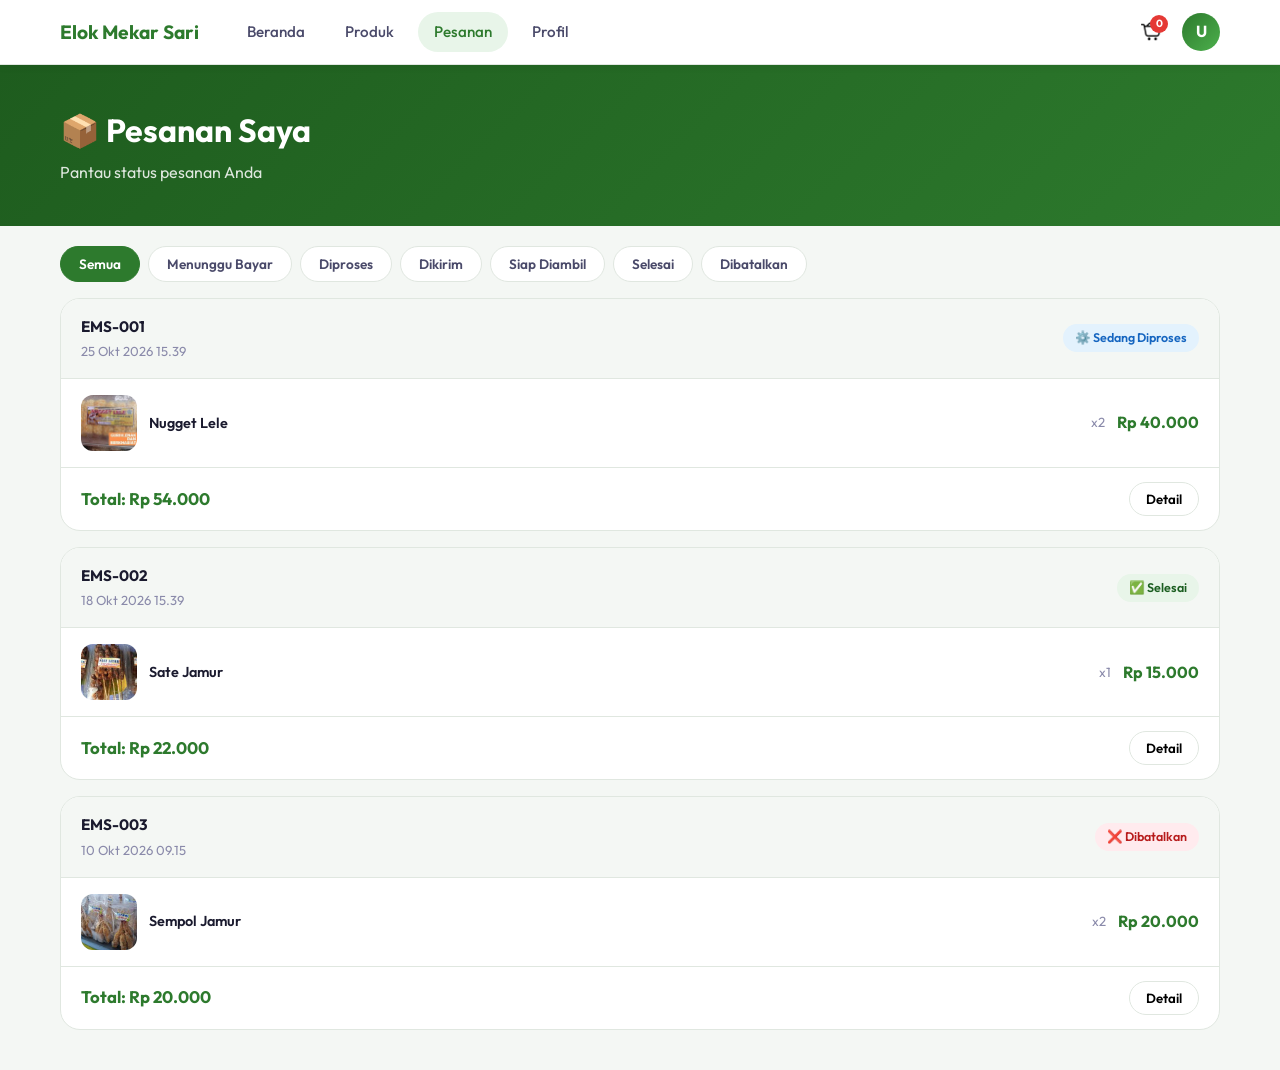
<file: orders.html>
<!DOCTYPE html>
<html lang="id">
<head>
  <meta charset="UTF-8">
  <meta name="viewport" content="width=device-width, initial-scale=1.0">
  <title>Pesanan Saya - Elok Mekar Sari</title>
  <link rel="preconnect" href="https://fonts.googleapis.com">
  <link href="https://fonts.googleapis.com/css2?family=Outfit:wght@300;400;500;600;700;800&display=swap" rel="stylesheet">
  <link rel="stylesheet" href="css/style.css">
  <link rel="stylesheet" href="css/orders.css">
</head>
<body>

  <nav class="navbar" id="navbar">
    <div class="nav-container">
      <a href="home.html" class="nav-brand"><span class="brand-text">Elok Mekar Sari</span></a>
      <div class="nav-links">
        <a href="home.html" class="nav-link">Beranda</a>
        <a href="marketplace.html" class="nav-link">Produk</a>
        <a href="orders.html" class="nav-link active">Pesanan</a>
        <a href="profile.html" class="nav-link">Profil</a>
      </div>
      <div class="nav-actions">
        <a href="cart.html" class="nav-cart" title="Keranjang">
          <img src="Icon/keranjang.png" alt="Keranjang" class="nav-icon-img">
          <span class="cart-badge" id="cart-badge">0</span>
        </a>
        <div class="nav-user" onclick="toggleUserMenu()">
          <div class="nav-avatar" id="nav-avatar">U</div>
          <div class="user-dropdown" id="user-dropdown">
            <div class="dropdown-header">
              <div class="dropdown-avatar" id="dropdown-avatar">U</div>
              <div>
                <div class="dropdown-name" id="dropdown-name">Pengguna</div>
                <div class="dropdown-email" id="dropdown-email">user@email.com</div>
              </div>
            </div>
            <div class="dropdown-divider"></div>
            <a href="profile.html" class="dropdown-item"><img src="Icon/person.png" alt="" class="dropdown-icon-img"> Profil Saya</a>
            <a href="orders.html" class="dropdown-item">📦 Pesanan Saya</a>
            <div class="dropdown-divider"></div>
            <button class="dropdown-item logout-btn" onclick="logout()">Keluar</button>
          </div>
        </div>
      </div>
    </div>
  </nav>

  <div class="page-header">
    <div class="container">
      <h1 class="page-title">📦 Pesanan Saya</h1>
      <p class="page-sub">Pantau status pesanan Anda</p>
    </div>
  </div>

  <div class="container">

    <div class="order-tabs">
      <button class="order-tab active" onclick="filterOrders('all', this)">Semua</button>
      <button class="order-tab" onclick="filterOrders('pending', this)">Menunggu Bayar</button>
      <button class="order-tab" onclick="filterOrders('processing', this)">Diproses</button>
      <button class="order-tab" onclick="filterOrders('shipped', this)">Dikirim</button>
      <button class="order-tab" onclick="filterOrders('ready', this)">Siap Diambil</button>
      <button class="order-tab" onclick="filterOrders('done', this)">Selesai</button>
      <button class="order-tab" onclick="filterOrders('cancelled', this)">Dibatalkan</button>
    </div>

    <div id="orders-list">

    </div>

    <div class="empty-orders hidden" id="empty-orders">
      <div class="empty-icon">📦</div>
      <h3>Belum Ada Pesanan</h3>
      <p>Mulai belanja produk segar dari Elok Mekar Sari</p>
      <a href="marketplace.html" class="btn-primary">Mulai Belanja</a>
    </div>
  </div>

  <div class="modal-overlay hidden" id="order-modal" onclick="closeOrderModal(event)">
    <div class="modal-content order-modal-content">
      <button class="modal-close" onclick="closeOrderDetailModal()">✕</button>
      <h3 class="modal-title">Detail Pesanan</h3>
      <div id="order-detail-content"></div>
    </div>
  </div>

  <div class="modal-overlay hidden" id="upload-modal" onclick="closeUploadModal(event)">
    <div class="modal-content upload-modal-content">
      <button class="modal-close" onclick="closeUploadProofModal()">✕</button>
      <h3 class="modal-title">Upload Bukti Pembayaran</h3>
      <p class="upload-modal-note">Pesanan ID: <strong id="upload-order-id"></strong></p>
      <div class="upload-area" id="modal-upload-area" onclick="document.getElementById('modal-proof-file').click()" ondrop="handleModalDrop(event)" ondragover="event.preventDefault()">
        <input type="file" id="modal-proof-file" accept="image/*" onchange="previewModalProof(event)" style="display:none">
        <div id="modal-upload-placeholder">
          <div class="upload-icon"><img src="Icon/camera.png" alt="Upload Bukti" class="upload-icon-img"></div>
          <p>Klik atau drag foto bukti transfer</p>
          <span>Format: JPG, PNG, JPEG</span>
        </div>
        <img id="modal-proof-preview" class="hidden" alt="Bukti Pembayaran">
      </div>
      <div class="upload-modal-actions">
        <button class="btn-cancel" onclick="closeUploadProofModal()">Batal</button>
        <button class="btn-upload" onclick="submitProof()">Upload Bukti</button>
      </div>
    </div>
  </div>

  <div class="toast" id="toast"></div>
  <script src="js/app.js"></script>
  <script src="js/orders.js"></script>
</body>
</html>
</file>
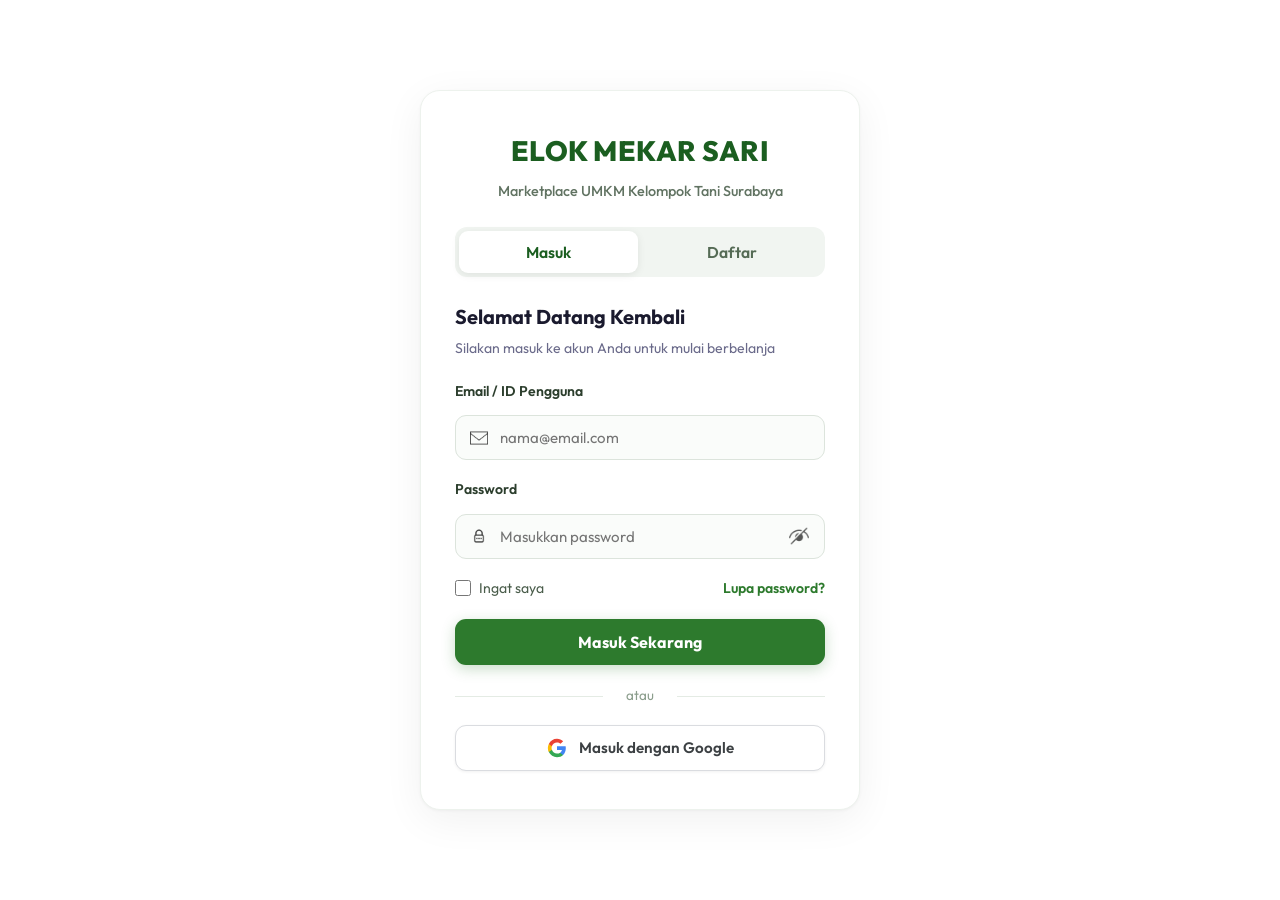
<file: profile.html>
<!DOCTYPE html>
<html lang="id">
<head>
  <meta charset="UTF-8">
  <meta name="viewport" content="width=device-width, initial-scale=1.0">
  <title>Profil - Elok Mekar Sari</title>
  <link rel="preconnect" href="https://fonts.googleapis.com">
  <link href="https://fonts.googleapis.com/css2?family=Outfit:wght@300;400;500;600;700;800&display=swap" rel="stylesheet">
  <link rel="stylesheet" href="css/style.css">
  <link rel="stylesheet" href="css/profile.css">
</head>
<body>

  <nav class="navbar" id="navbar">
    <div class="nav-container">
      <a href="home.html" class="nav-brand"><span class="brand-text">Elok Mekar Sari</span></a>
      <div class="nav-links">
        <a href="home.html" class="nav-link">Beranda</a>
        <a href="marketplace.html" class="nav-link">Produk</a>
        <a href="orders.html" class="nav-link">Pesanan</a>
        <a href="profile.html" class="nav-link active">Profil</a>
      </div>
      <div class="nav-actions">
        <a href="cart.html" class="nav-cart" title="Keranjang">
          <img src="Icon/keranjang.png" alt="Keranjang" class="nav-icon-img">
          <span class="cart-badge" id="cart-badge">0</span>
        </a>
      </div>
    </div>
  </nav>

  <div class="profile-layout container">

    <aside class="profile-sidebar">
      <div class="profile-card">
        <div class="profile-avatar-large" id="profile-avatar-display">U</div>
        <h3 class="profile-name-display" id="profile-name-display">Nama Pengguna</h3>
        <p class="profile-email-display" id="profile-email-display">email@contoh.com</p>
        <div class="profile-badge">Pelanggan</div>
      </div>
      <nav class="profile-nav">
        <button class="profile-nav-item active" onclick="showSection('info', this)">Informasi Pribadi</button>
        <button class="profile-nav-item" onclick="showSection('address', this)">Alamat</button>
        <button class="profile-nav-item" onclick="showSection('security', this)">Keamanan</button>
        <button class="profile-nav-item" onclick="showSection('orders', this)">Riwayat Pesanan</button>
        <div class="profile-nav-divider"></div>
        <button class="profile-nav-item logout-nav" onclick="logout()">Keluar</button>
      </nav>
    </aside>

    <main class="profile-main">

      <div class="profile-section active" id="section-info">
        <div class="section-header-card">
          <h2>Informasi Pribadi</h2>
        </div>
        <form class="profile-form" onsubmit="saveProfile(event)">
          <div class="form-row">
            <div class="form-group">
              <label>Nama Lengkap</label>
              <input type="text" id="pf-name" placeholder="Nama lengkap">
            </div>
            <div class="form-group">
              <label>Nomor HP</label>
              <input type="tel" id="pf-phone" placeholder="08xxxxxxxxxx">
            </div>
          </div>
          <div class="form-group">
            <label>Email</label>
            <input type="email" id="pf-email" placeholder="email@contoh.com" readonly class="readonly-input">
          </div>
          <div class="form-group">
            <label>Jenis Kelamin</label>
            <select id="pf-gender" class="form-select">
              <option value="">-- Pilih --</option>
              <option value="laki">Laki-laki</option>
              <option value="perempuan">Perempuan</option>
            </select>
          </div>
          <div class="form-group">
            <label>Tanggal Lahir</label>
            <input type="date" id="pf-dob">
          </div>
          <button type="submit" class="btn-save">Simpan Perubahan</button>
        </form>
      </div>

      <div class="profile-section hidden" id="section-address">
        <div class="section-header-card">
          <h2>Alamat Saya</h2>
          <button class="btn-add-address" onclick="toggleAddAddress()">+ Tambah Alamat</button>
        </div>

        <div class="add-address-form hidden" id="add-address-form">
          <h4>Tambah Alamat Baru</h4>
          <div class="form-group">
            <label>Label Alamat</label>
            <input type="text" id="addr-label" placeholder="Rumah, Kantor, dll">
          </div>
          <div class="form-group">
            <label>Alamat Lengkap</label>
            <textarea id="addr-detail" rows="3" placeholder="Jalan, RT/RW, Kelurahan..."></textarea>
          </div>
          <div class="form-row">
            <div class="form-group">
              <label>Kota</label>
              <input type="text" id="addr-city" placeholder="Kota">
            </div>
            <div class="form-group">
              <label>Kode Pos</label>
              <input type="text" id="addr-zip" placeholder="60xxx">
            </div>
          </div>
          <div class="form-actions">
            <button class="btn-cancel-sm" onclick="toggleAddAddress()">Batal</button>
            <button class="btn-save" onclick="saveAddress()">Simpan Alamat</button>
          </div>
        </div>

        <div id="address-list"></div>
        <div class="empty-address hidden" id="empty-address">
          <p>Belum ada alamat tersimpan</p>
        </div>
      </div>

      <div class="profile-section hidden" id="section-security">
        <div class="section-header-card">
          <h2>Keamanan Akun</h2>
        </div>
        <form class="profile-form" onsubmit="changePassword(event)">
          <div class="form-group">
            <label>Password Lama</label>
            <div class="input-wrapper">
              <input type="password" id="old-password" placeholder="Masukkan password lama">
              <button type="button" class="password-toggle" onclick="togglePassword('old-password', this)" title="Lihat password">
                <img src="Icon/invisible.png" alt="Toggle Password" class="password-toggle-img">
              </button>
            </div>
          </div>
          <div class="form-group">
            <label>Password Baru</label>
            <div class="input-wrapper">
              <input type="password" id="new-password" placeholder="Minimal 8 karakter" minlength="8">
              <button type="button" class="password-toggle" onclick="togglePassword('new-password', this)" title="Lihat password">
                <img src="Icon/invisible.png" alt="Toggle Password" class="password-toggle-img">
              </button>
            </div>
          </div>
          <div class="form-group">
            <label>Konfirmasi Password Baru</label>
            <div class="input-wrapper">
              <input type="password" id="confirm-password" placeholder="Ulangi password baru">
              <button type="button" class="password-toggle" onclick="togglePassword('confirm-password', this)" title="Lihat password">
                <img src="Icon/invisible.png" alt="Toggle Password" class="password-toggle-img">
              </button>
            </div>
          </div>
          <button type="submit" class="btn-save"><img src="Icon/password.png" alt="" class="btn-icon-img" style="filter: brightness(0) invert(1);"> Ubah Password</button>
        </form>
      </div>

      <div class="profile-section hidden" id="section-orders">
        <div class="section-header-card">
          <h2>Riwayat Pesanan</h2>
          <a href="orders.html" class="see-all-link">Lihat Semua →</a>
        </div>
        <div id="recent-orders-list">

        </div>
      </div>
    </main>
  </div>

  <div class="toast" id="toast"></div>
  <script src="js/app.js"></script>
  <script src="js/profile.js"></script>
</body>
</html>
</file>
<file: css/style.css>
*, *::before, *::after {
  box-sizing: border-box;
  margin: 0;
  padding: 0;
}

:root {
  --primary: #2d7a2d;
  --primary-dark: #1e5c1e;
  --primary-light: #4caf4c;
  --primary-soft: #e8f5e9;
  --secondary: #ff8c00;
  --secondary-light: #fff3e0;
  --accent: #00bcd4;
  --danger: #e53935;
  --success: #43a047;
  --warning: #fb8c00;
  --text-primary: #1a1a2e;
  --text-secondary: #4a4a6a;
  --text-muted: #8a8aaa;
  --bg-page: #f4f7f4;
  --bg-card: #ffffff;
  --bg-input: #f8fbf8;
  --border: #e0e7e0;
  --border-focus: #2d7a2d;
  --shadow-sm: 0 2px 8px rgba(0,0,0,0.06);
  --shadow: 0 4px 20px rgba(0,0,0,0.10);
  --shadow-lg: 0 8px 32px rgba(0,0,0,0.14);
  --shadow-xl: 0 16px 48px rgba(0,0,0,0.18);
  --radius-sm: 8px;
  --radius: 12px;
  --radius-lg: 20px;
  --radius-xl: 28px;
  --radius-full: 9999px;
  --font: 'Outfit', sans-serif;
  --transition: 0.25s cubic-bezier(0.4,0,0.2,1);
}

html { scroll-behavior: smooth; }
body {
  font-family: var(--font);
  background: var(--bg-page);
  color: var(--text-primary);
  line-height: 1.6;
  min-height: 100vh;
}
a { text-decoration: none; color: inherit; }
img { max-width: 100%; height: auto; }
.hidden { display: none !important; }
.container { max-width: 1200px; margin: 0 auto; padding: 0 20px; }

.navbar {
  position: sticky;
  top: 0;
  z-index: 100;
  background: rgba(255,255,255,0.95);
  backdrop-filter: blur(16px);
  border-bottom: 1px solid var(--border);
  box-shadow: var(--shadow-sm);
  transition: box-shadow var(--transition);
}
.navbar.scrolled { box-shadow: var(--shadow); }
.nav-container {
  max-width: 1200px;
  margin: 0 auto;
  padding: 0 20px;
  display: flex;
  align-items: center;
  gap: 32px;
  height: 64px;
}
.nav-brand {
  display: flex;
  align-items: center;
  gap: 8px;
  font-size: 1.2rem;
  font-weight: 700;
  color: var(--primary);
  white-space: nowrap;
}
.brand-icon { font-size: 1.5rem; }
.nav-links { display: flex; align-items: center; gap: 8px; flex: 1; }
.nav-link {
  padding: 8px 16px;
  border-radius: var(--radius-full);
  font-weight: 500;
  color: var(--text-secondary);
  transition: all var(--transition);
  font-size: 0.95rem;
}
.nav-link:hover, .nav-link.active { background: var(--primary-soft); color: var(--primary); }
.nav-actions { display: flex; align-items: center; gap: 12px; }
.nav-search-btn {
  background: none; border: none; cursor: pointer; padding: 8px; border-radius: 50%;
  display: flex; align-items: center; justify-content: center; transition: background var(--transition);
}
.nav-search-btn:hover { background: var(--primary-soft); }
.nav-cart {
  position: relative; cursor: pointer; padding: 8px; border-radius: 50%;
  display: flex; align-items: center; justify-content: center; transition: background var(--transition);
}
.nav-cart:hover { background: var(--primary-soft); }
.cart-badge {
  position: absolute; top: 2px; right: 2px; background: var(--danger);
  color: white; font-size: 0.65rem; font-weight: 700; border-radius: 50%;
  width: 18px; height: 18px; display: flex; align-items: center; justify-content: center; line-height: 1;
}
.nav-user { position: relative; cursor: pointer; }
.nav-avatar {
  width: 38px; height: 38px; border-radius: 50%;
  background: linear-gradient(135deg, var(--primary), var(--primary-light));
  color: white; display: flex; align-items: center; justify-content: center; font-weight: 700; font-size: 1rem;
}
.user-dropdown {
  position: absolute; right: 0; top: calc(100% + 8px); background: white;
  border-radius: var(--radius); box-shadow: var(--shadow-lg); border: 1px solid var(--border);
  min-width: 220px; overflow: hidden; opacity: 0; pointer-events: none;
  transform: translateY(-8px); transition: all var(--transition); z-index: 200;
}
.user-dropdown.open { opacity: 1; pointer-events: all; transform: translateY(0); }
.dropdown-header { display: flex; align-items: center; gap: 12px; padding: 16px; background: var(--primary-soft); }
.dropdown-avatar {
  width: 40px; height: 40px; border-radius: 50%; background: var(--primary);
  color: white; display: flex; align-items: center; justify-content: center; font-weight: 700;
}
.dropdown-name { font-weight: 600; font-size: 0.95rem; }
.dropdown-email { font-size: 0.75rem; color: var(--text-muted); }
.dropdown-divider { height: 1px; background: var(--border); margin: 4px 0; }
.dropdown-item {
  display: flex; align-items: center; gap: 8px; padding: 10px 16px;
  color: var(--text-primary); font-size: 0.9rem; background: none; border: none;
  width: 100%; text-align: left; cursor: pointer; transition: background var(--transition);
}
.dropdown-item:hover { background: var(--bg-page); }
.logout-btn { color: var(--danger); font-weight: 500; }
.logout-btn:hover { background: #ffebee; color: #c62828; }

.page-header {
  background: linear-gradient(135deg, var(--primary-dark) 0%, var(--primary) 100%);
  color: white; padding: 40px 20px;
}
.page-title { font-size: 2rem; font-weight: 700; margin-bottom: 4px; }
.page-sub { opacity: 0.85; font-size: 1rem; }

.btn-primary {
  display: inline-flex; align-items: center; gap: 8px;
  background: linear-gradient(135deg, var(--primary), var(--primary-light));
  color: white; padding: 12px 28px; border-radius: var(--radius-full);
  font-weight: 600; font-size: 0.95rem; border: none; cursor: pointer;
  transition: all var(--transition); box-shadow: 0 4px 16px rgba(45,122,45,0.3);
}
.btn-primary:hover { transform: translateY(-2px); box-shadow: 0 8px 24px rgba(45,122,45,0.4); }
.btn-outline {
  display: inline-flex; align-items: center; gap: 8px; background: transparent;
  color: white; padding: 12px 28px; border-radius: var(--radius-full); font-weight: 600;
  border: 2px solid rgba(255,255,255,0.7); cursor: pointer; transition: all var(--transition);
}
.btn-outline:hover { background: rgba(255,255,255,0.15); border-color: white; }

.products-grid { display: grid; grid-template-columns: repeat(auto-fill, minmax(240px, 1fr)); gap: 20px; }
.product-card {
  background: var(--bg-card); border-radius: var(--radius-lg); overflow: hidden;
  box-shadow: var(--shadow-sm); border: 1px solid var(--border); transition: all var(--transition);
  cursor: pointer; position: relative;
}
.product-card:hover { transform: translateY(-4px); box-shadow: var(--shadow-lg); border-color: var(--primary); }
.product-card-img { width: 100%; height: 200px; object-fit: cover; transition: transform 0.4s ease; }
.product-card:hover .product-card-img { transform: scale(1.05); }
.product-card-img-wrapper { overflow: hidden; position: relative; }
.product-card-badge {
  position: absolute; top: 12px; left: 12px; background: var(--primary);
  color: white; font-size: 0.72rem; font-weight: 600; padding: 4px 10px;
  border-radius: var(--radius-full); text-transform: uppercase; letter-spacing: 0.5px;
}
.product-card-actions {
  position: absolute; top: 12px; right: 12px; display: flex; flex-direction: column;
  gap: 6px; opacity: 0; transition: opacity var(--transition);
}
.product-card:hover .product-card-actions { opacity: 1; }
.product-card-action-btn {
  width: 34px; height: 34px; border-radius: 50%; background: white; border: none; cursor: pointer;
  display: flex; align-items: center; justify-content: center; font-size: 1rem;
  box-shadow: var(--shadow-sm); transition: all var(--transition);
}
.product-card-action-btn:hover { background: var(--primary); color: white; transform: scale(1.1); }
.product-card-action-btn:hover .card-action-icon { filter: brightness(0) invert(1); }
.product-card-body { padding: 16px; }
.product-card-cat {
  font-size: 0.75rem; color: var(--primary); font-weight: 600; text-transform: uppercase;
  letter-spacing: 0.5px; margin-bottom: 4px;
}
.product-card-name {
  font-size: 1rem; font-weight: 600; color: var(--text-primary); margin-bottom: 8px;
  display: -webkit-box; -webkit-line-clamp: 2; -webkit-box-orient: vertical; overflow: hidden;
}
.product-card-price { font-size: 1.15rem; font-weight: 700; color: var(--primary); margin-bottom: 12px; }
.product-card-footer { display: flex; align-items: center; justify-content: space-between; gap: 8px; }
.btn-add-cart {
  flex: 1; background: var(--primary); color: white; border: none; padding: 10px;
  border-radius: var(--radius-full); font-weight: 600; font-size: 0.85rem;
  cursor: pointer; transition: all var(--transition);
}
.btn-add-cart:hover { background: var(--primary-dark); }

.section { padding: 60px 0; }
.section-header { display: flex; align-items: center; justify-content: space-between; margin-bottom: 32px; }
.section-title { font-size: 1.8rem; font-weight: 700; color: var(--text-primary); }
.section-sub { color: var(--text-muted); margin-top: 4px; }
.see-all-link { color: var(--primary); font-weight: 600; transition: opacity var(--transition); }
.see-all-link:hover { opacity: 0.7; }

.form-group { display: flex; flex-direction: column; gap: 6px; margin-bottom: 16px; }
.form-group label { font-size: 0.875rem; font-weight: 600; color: var(--text-secondary); }
.form-group input, .form-group textarea, .form-group select {
  padding: 12px 16px; border: 1.5px solid var(--border); border-radius: var(--radius);
  font-family: var(--font); font-size: 0.95rem; background: var(--bg-input); color: var(--text-primary);
  transition: border-color var(--transition), box-shadow var(--transition); outline: none;
}
.form-group input:focus, .form-group textarea:focus, .form-group select:focus {
  border-color: var(--primary); box-shadow: 0 0 0 3px rgba(45,122,45,0.12);
}
.form-row { display: grid; grid-template-columns: 1fr 1fr; gap: 16px; }
.input-wrapper { position: relative; display: flex; align-items: center; }
.input-wrapper input { width: 100%; padding-left: 44px !important; }
.input-icon {
  position: absolute; left: 14px; pointer-events: none;
  display: flex; align-items: center; justify-content: center; width: 20px; height: 20px;
}
.form-icon-img { width: 18px; height: 18px; object-fit: contain; display: block; }
.password-toggle {
  position: absolute; right: 12px; background: none; border: none; cursor: pointer; padding: 4px;
  display: flex; align-items: center; justify-content: center; opacity: 0.65; transition: opacity 0.2s, transform 0.15s;
}
.password-toggle:hover { opacity: 1; transform: scale(1.08); }
.password-toggle-img { width: 20px; height: 20px; object-fit: contain; display: block; }
.form-select {
  appearance: none;
  background-image: url("data:image/svg+xml,%3Csvg xmlns='http://www.w3.org/2000/svg' width='12' height='12' viewBox='0 0 12 12'%3E%3Cpath fill='%234a4a6a' d='M6 8L1 3h10z'/%3E%3C/svg%3E");
  background-repeat: no-repeat; background-position: right 14px center; padding-right: 36px;
}

.modal-overlay {
  position: fixed; inset: 0; background: rgba(0,0,0,0.55); backdrop-filter: blur(4px);
  z-index: 500; display: flex; align-items: center; justify-content: center; padding: 20px; animation: fadeIn 0.2s ease;
}
.modal-content {
  background: white; border-radius: var(--radius-xl); max-width: 600px; width: 100%;
  max-height: 90vh; overflow-y: auto; position: relative; animation: slideUp 0.3s ease; box-shadow: var(--shadow-xl);
}
.modal-close {
  position: absolute; top: 16px; right: 16px; background: var(--bg-page); border: none; border-radius: 50%;
  width: 32px; height: 32px; cursor: pointer; font-size: 1rem; z-index: 10; transition: background var(--transition);
}
.modal-close:hover { background: var(--border); }
.modal-title { font-size: 1.3rem; font-weight: 700; padding: 24px 24px 0; }

@keyframes fadeIn { from { opacity: 0; } to { opacity: 1; } }
@keyframes slideUp { from { transform: translateY(20px); opacity: 0; } to { transform: translateY(0); opacity: 1; } }

.toast {
  position: fixed; bottom: 24px; left: 50%; transform: translateX(-50%) translateY(100px);
  background: #222; color: white; padding: 12px 24px; border-radius: var(--radius-full);
  font-weight: 500; font-size: 0.9rem; box-shadow: var(--shadow-lg); z-index: 9999;
  transition: transform 0.35s cubic-bezier(0.4,0,0.2,1), opacity 0.35s; opacity: 0; white-space: nowrap;
}
.toast.show { transform: translateX(-50%) translateY(0); opacity: 1; }
.toast.success { background: var(--success); }
.toast.error { background: var(--danger); }
.toast.warning { background: var(--warning); }

.empty-state { text-align: center; padding: 60px 20px; }
.empty-icon { font-size: 4rem; margin-bottom: 16px; }
.empty-state h3 { font-size: 1.3rem; margin-bottom: 8px; }
.empty-state p { color: var(--text-muted); margin-bottom: 24px; }

.status-badge {
  display: inline-flex; align-items: center; gap: 4px; padding: 4px 12px;
  border-radius: var(--radius-full); font-size: 0.78rem; font-weight: 600;
}
.status-pending { background: #fff3e0; color: #e65100; }
.status-processing { background: #e3f2fd; color: #1565c0; }
.status-shipped { background: #f3e5f5; color: #6a1b9a; }
.status-ready { background: #e0f7fa; color: #006064; }
.status-done { background: #e8f5e9; color: #1b5e20; }
.status-cancelled { background: #ffebee; color: #b71c1c; }

::-webkit-scrollbar { width: 6px; height: 6px; }
::-webkit-scrollbar-track { background: transparent; }
::-webkit-scrollbar-thumb { background: #ccc; border-radius: 3px; }
::-webkit-scrollbar-thumb:hover { background: #aaa; }

@media (max-width: 768px) {
  .nav-links { display: none; }
  .form-row { grid-template-columns: 1fr; }
  .page-title { font-size: 1.5rem; }
  .products-grid { grid-template-columns: repeat(auto-fill, minmax(160px, 1fr)); gap: 12px; }
}

.nav-icon-img { width: 22px; height: 22px; object-fit: contain; display: block; }
.btn-icon-img-inline { width: 18px; height: 18px; object-fit: contain; vertical-align: middle; display: inline-block; margin-left: 6px; }
.btn-icon-img { width: 18px; height: 18px; object-fit: contain; vertical-align: middle; display: inline-block; margin-right: 6px; }
.dropdown-icon-img { width: 16px; height: 16px; object-fit: contain; vertical-align: middle; display: inline-block; margin-right: 8px; }
.title-icon-img { width: 28px; height: 28px; object-fit: contain; vertical-align: middle; display: inline-block; margin-right: 8px; }
.card-action-icon {
  width: 18px; height: 18px; object-fit: contain; display: block; margin: auto; transition: filter var(--transition);
}
.empty-icon-img {
  width: 64px;
  height: 64px;
  object-fit: contain;
  display: block;
  margin: 0 auto;
}
.filter-icon-img {
  width: 18px;
  height: 18px;
  object-fit: contain;
  vertical-align: middle;
  display: inline-block;
  margin-right: 8px;
}
.search-icon-img {
  width: 18px;
  height: 18px;
  object-fit: contain;
  display: block;
}
.footer-contact-icon {
  width: 16px;
  height: 16px;
  object-fit: contain;
  vertical-align: middle;
  display: inline-block;
  margin-right: 6px;
}
.sidebar-icon-img {
  width: 16px;
  height: 16px;
  object-fit: contain;
  vertical-align: middle;
  display: inline-block;
  margin-right: 8px;
}
.section-title-icon { width: 22px; height: 22px; object-fit: contain; vertical-align: middle; display: inline-block; margin-right: 8px; }
.payment-icon-img { width: 28px; height: 28px; object-fit: contain; display: block; margin: auto; }
</file>
<file: css/auth.css>
.auth-body {
  background: #ffffff;
  min-height: 100vh;
  display: flex;
  align-items: center;
  justify-content: center;
  margin: 0;
  padding: 0;
  overflow-x: hidden;
  font-family: 'Outfit', sans-serif;
  color: #1a1a2e;
}
.auth-bg { display: none !important; }
.auth-wrapper {
  width: 100%;
  max-width: 480px;
  padding: 40px 20px;
  display: flex;
  justify-content: center;
  margin: auto;
}
.auth-card {
  background: #ffffff;
  width: 100%;
  border-radius: 20px;
  border: 1.5px solid #edf2ed;
  box-shadow: 0 10px 40px rgba(0, 0, 0, 0.06), 0 1px 3px rgba(0, 0, 0, 0.04);
  padding: 38px 34px;
  position: relative;
}
.auth-brand-header {
  text-align: center;
  margin-bottom: 24px;
}
.brand-badge-icon {
  width: 52px;
  height: 52px;
  margin: 0 auto 12px;
  background: #edf7ee;
  border-radius: 14px;
  display: flex;
  align-items: center;
  justify-content: center;
  font-size: 1.8rem;
}
.brand-title {
  font-family: 'Outfit', sans-serif;
  font-size: 1.75rem;
  font-weight: 800;
  letter-spacing: 0.5px;
  color: #1b5e20;
  margin: 0 0 6px;
  text-transform: uppercase;
}
.brand-subtitle {
  font-size: 0.9rem;
  color: #617362;
  margin: 0;
  font-weight: 500;
}
.auth-tabs {
  display: flex;
  background: #f1f5f1;
  border-radius: 12px;
  padding: 4px;
  margin-bottom: 24px;
  gap: 4px;
}
.auth-tab {
  flex: 1;
  padding: 11px;
  border: none;
  background: transparent;
  border-radius: 9px;
  font-family: 'Outfit', sans-serif;
  font-size: 0.98rem;
  font-weight: 600;
  color: #556b55;
  cursor: pointer;
  transition: all 0.2s ease;
}
.auth-tab:hover { color: #1b5e20; }
.auth-tab.active {
  background: #ffffff;
  color: #1b5e20;
  box-shadow: 0 2px 8px rgba(0, 0, 0, 0.08);
}
.auth-form { animation: fadeIn 0.25s ease; }
.auth-form.hidden { display: none !important; }
@keyframes fadeIn {
  from { opacity: 0; transform: translateY(4px); }
  to { opacity: 1; transform: translateY(0); }
}
.form-header-text { margin-bottom: 20px; }
.auth-form-title {
  font-size: 1.25rem;
  font-weight: 700;
  color: #1a1a2e;
  margin: 0 0 4px;
}
.auth-form-sub {
  color: #6a6a8a;
  font-size: 0.88rem;
  margin: 0;
}
.form-group { margin-bottom: 18px; }
.form-group label {
  display: block;
  font-size: 0.88rem;
  font-weight: 600;
  color: #2c3e2d;
  margin-bottom: 7px;
}
.input-wrapper {
  position: relative;
  display: flex;
  align-items: center;
}
.input-icon {
  position: absolute;
  left: 14px;
  pointer-events: none;
  opacity: 0.8;
  display: flex;
  align-items: center;
  justify-content: center;
  width: 20px;
  height: 20px;
}
.form-icon-img {
  width: 18px;
  height: 18px;
  object-fit: contain;
  display: block;
}
.input-wrapper input {
  width: 100%;
  padding: 12px 42px 12px 44px;
  background: #fafcfa;
  border: 1.5px solid #dce4dc;
  border-radius: 11px;
  font-family: 'Outfit', sans-serif;
  font-size: 0.94rem;
  color: #1a1a2e;
  outline: none;
  transition: all 0.2s ease;
}
.input-wrapper input:focus {
  background: #ffffff;
  border-color: #2d7a2d;
  box-shadow: 0 0 0 3px rgba(45, 122, 45, 0.12);
}
.password-toggle {
  position: absolute;
  right: 12px;
  background: none;
  border: none;
  cursor: pointer;
  padding: 4px;
  display: flex;
  align-items: center;
  justify-content: center;
  opacity: 0.65;
  transition: opacity 0.2s, transform 0.15s;
}
.password-toggle:hover {
  opacity: 1;
  transform: scale(1.08);
}
.password-toggle-img {
  width: 20px;
  height: 20px;
  object-fit: contain;
  display: block;
}
.form-options {
  display: flex;
  align-items: center;
  justify-content: space-between;
  margin-bottom: 20px;
  font-size: 0.88rem;
}
.checkbox-label {
  display: flex;
  align-items: center;
  gap: 8px;
  color: #4a5d4b;
  cursor: pointer;
  user-select: none;
}
.checkbox-label input[type="checkbox"] {
  width: 16px;
  height: 16px;
  accent-color: #2d7a2d;
  cursor: pointer;
}
.forgot-link {
  color: #2d7a2d;
  font-weight: 600;
  text-decoration: none;
  font-size: 0.88rem;
}
.forgot-link:hover { text-decoration: underline; }
.btn-auth {
  width: 100%;
  padding: 13px;
  border: none;
  border-radius: 11px;
  background: #2d7a2d;
  color: #ffffff;
  font-family: 'Outfit', sans-serif;
  font-size: 1rem;
  font-weight: 700;
  display: flex;
  align-items: center;
  justify-content: center;
  gap: 8px;
  cursor: pointer;
  transition: all 0.2s ease;
  box-shadow: 0 4px 14px rgba(45, 122, 45, 0.25);
}
.btn-auth:hover {
  background: #246824;
  transform: translateY(-1px);
  box-shadow: 0 6px 18px rgba(45, 122, 45, 0.32);
}
.btn-auth:active { transform: translateY(0); }
.btn-arrow {
  font-size: 1.15rem;
  transition: transform 0.2s ease;
}
.btn-auth:hover .btn-arrow { transform: translateX(4px); }
.auth-divider {
  position: relative;
  text-align: center;
  margin: 20px 0 18px;
  color: #8c9e8d;
  font-size: 0.84rem;
}
.auth-divider::before,
.auth-divider::after {
  content: '';
  position: absolute;
  top: 50%;
  width: 40%;
  height: 1px;
  background: #e4ebe4;
}
.auth-divider::before { left: 0; }
.auth-divider::after { right: 0; }
.social-auth {
  display: flex;
  flex-direction: column;
}
.btn-google {
  width: 100%;
  display: flex;
  align-items: center;
  justify-content: center;
  gap: 12px;
  padding: 12px 16px;
  border: 1.5px solid #dadce0;
  border-radius: 11px;
  font-family: 'Outfit', sans-serif;
  font-size: 0.95rem;
  font-weight: 600;
  background: #ffffff;
  color: #3c4043;
  cursor: pointer;
  transition: all 0.2s ease;
  box-shadow: 0 1px 3px rgba(0, 0, 0, 0.06);
}
.btn-google:hover {
  background: #f8faf9;
  border-color: #c2c7ce;
  box-shadow: 0 2px 8px rgba(0, 0, 0, 0.1);
}
.google-icon {
  width: 20px;
  height: 20px;
  display: inline-block;
  flex-shrink: 0;
}
.toast {
  position: fixed;
  bottom: 28px;
  left: 50%;
  transform: translateX(-50%) translateY(100px);
  background: #1e293b;
  color: white;
  padding: 13px 24px;
  border-radius: 12px;
  font-family: 'Outfit', sans-serif;
  font-size: 0.92rem;
  font-weight: 500;
  box-shadow: 0 10px 30px rgba(0, 0, 0, 0.28);
  opacity: 0;
  visibility: hidden;
  transition: all 0.3s cubic-bezier(0.4, 0, 0.2, 1);
  z-index: 9999;
  display: flex;
  align-items: center;
  gap: 8px;
}
.toast.show {
  transform: translateX(-50%) translateY(0);
  opacity: 1;
  visibility: visible;
}
.toast.success { background: #2e7d32; }
.toast.error { background: #c62828; }
@media (max-width: 500px) {
  .auth-card {
    padding: 30px 20px;
    border-radius: 16px;
    border: none;
    box-shadow: none;
  }
  .auth-wrapper { padding: 20px 10px; }
  .brand-title { font-size: 1.5rem; }
}
</file>
<file: css/cart.css>
.cart-layout {
  display: grid;
  grid-template-columns: 1fr 360px;
  gap: 24px;
  padding: 24px 20px;
  align-items: start;
}
.cart-items-section { display: flex; flex-direction: column; gap: 16px; }
.cart-items-header {
  display: flex;
  justify-content: space-between;
  align-items: center;
  background: white;
  padding: 16px 20px;
  border-radius: var(--radius-lg);
  border: 1px solid var(--border);
}
.cart-items-header h3 { font-size: 1.1rem; font-weight: 700; }
.clear-cart-btn {
  background: none;
  border: none;
  color: var(--danger);
  font-size: 0.85rem;
  font-weight: 600;
  cursor: pointer;
}
.cart-item {
  display: grid;
  grid-template-columns: 80px 1fr auto;
  gap: 16px;
  align-items: center;
  background: white;
  padding: 16px;
  border-radius: var(--radius-lg);
  border: 1px solid var(--border);
  transition: box-shadow 0.2s;
}
.cart-item:hover { box-shadow: var(--shadow); }
.cart-item-img {
  width: 80px; height: 80px;
  border-radius: var(--radius);
  object-fit: cover;
}
.cart-item-info { min-width: 0; }
.cart-item-cat { font-size: 0.72rem; color: var(--primary); font-weight: 600; text-transform: uppercase; }
.cart-item-name { font-weight: 600; font-size: 0.95rem; margin: 2px 0 4px; }
.cart-item-price { font-weight: 700; color: var(--primary); font-size: 1rem; }
.cart-item-actions {
  display: flex;
  flex-direction: column;
  align-items: flex-end;
  gap: 8px;
}
.cart-item-subtotal { font-weight: 700; font-size: 1rem; color: var(--text-primary); }
.cart-item-qty-control {
  display: flex;
  align-items: center;
  gap: 4px;
}
.cart-qty-btn {
  width: 28px; height: 28px;
  border-radius: 50%;
  border: 1.5px solid var(--border);
  background: white;
  cursor: pointer;
  font-size: 1rem;
  display: flex; align-items: center; justify-content: center;
  transition: all 0.2s;
}
.cart-qty-btn:hover { border-color: var(--primary); background: var(--primary-soft); }
.cart-qty-num { width: 32px; text-align: center; font-weight: 600; font-size: 0.9rem; }
.cart-remove-btn {
  background: none;
  border: none;
  color: var(--danger);
  cursor: pointer;
  font-size: 0.85rem;
  font-weight: 600;
  padding: 4px 8px;
  border-radius: var(--radius);
  transition: background 0.2s;
}
.cart-remove-btn:hover { background: #ffebee; }

.order-summary {
  background: white;
  border-radius: var(--radius-lg);
  padding: 24px;
  border: 1px solid var(--border);
  position: sticky;
  top: 80px;
}
.summary-header { padding-bottom: 16px; border-bottom: 1px solid var(--border); margin-bottom: 16px; }
.summary-header h3 { font-size: 1.1rem; font-weight: 700; }
.summary-body { display: flex; flex-direction: column; gap: 12px; margin-bottom: 16px; }
.summary-row {
  display: flex;
  justify-content: space-between;
  font-size: 0.9rem;
  color: var(--text-secondary);
}
.summary-divider { height: 1px; background: var(--border); margin: 4px 0; }
.total-row { font-size: 1.1rem; font-weight: 700; color: var(--text-primary); }
.btn-checkout {
  width: 100%;
  padding: 14px;
  background: linear-gradient(135deg, var(--primary), var(--primary-light));
  color: white;
  border: none;
  border-radius: var(--radius-full);
  font-family: var(--font);
  font-size: 1rem;
  font-weight: 700;
  cursor: pointer;
  transition: all 0.25s;
  box-shadow: 0 4px 16px rgba(45,122,45,0.3);
  margin-bottom: 12px;
}
.btn-checkout:hover { transform: translateY(-2px); box-shadow: 0 8px 24px rgba(45,122,45,0.4); }
.btn-checkout:disabled { background: #ccc; box-shadow: none; cursor: not-allowed; transform: none; }
.continue-shopping {
  display: block;
  text-align: center;
  color: var(--primary);
  font-size: 0.9rem;
  font-weight: 600;
}
.empty-cart { text-align: center; padding: 60px 20px; }
.empty-cart .empty-icon { font-size: 4rem; margin-bottom: 16px; }
.empty-cart h3 { font-size: 1.3rem; margin-bottom: 8px; }
.empty-cart p { color: var(--text-muted); margin-bottom: 24px; }

@media (max-width: 768px) {
  .cart-layout { grid-template-columns: 1fr; }
  .cart-item { grid-template-columns: 60px 1fr; }
  .cart-item-actions { flex-direction: row; align-items: center; grid-column: 1 / -1; justify-content: space-between; }
}
</file>
<file: css/checkout.css>
.checkout-steps {
  display: flex;
  align-items: center;
  padding: 24px 20px;
  max-width: 480px;
  margin: 0 auto;
}
.step {
  display: flex;
  flex-direction: column;
  align-items: center;
  gap: 6px;
}
.step-circle {
  width: 36px; height: 36px;
  border-radius: 50%;
  border: 2px solid var(--border);
  background: white;
  display: flex; align-items: center; justify-content: center;
  font-weight: 700;
  font-size: 0.9rem;
  color: var(--text-muted);
  transition: all 0.3s;
}
.step.active .step-circle {
  background: var(--primary);
  border-color: var(--primary);
  color: white;
  box-shadow: 0 4px 12px rgba(45,122,45,0.35);
}
.step.done .step-circle {
  background: var(--success);
  border-color: var(--success);
  color: white;
}
.step-label { font-size: 0.75rem; font-weight: 600; color: var(--text-muted); }
.step.active .step-label { color: var(--primary); }
.step-line { flex: 1; height: 2px; background: var(--border); margin: 0 8px; margin-bottom: 22px; }
.step.done ~ .step-line { background: var(--success); }

.checkout-layout {
  display: grid;
  grid-template-columns: 1fr 340px;
  gap: 24px;
  padding: 0 20px 40px;
  align-items: start;
}
.checkout-step { display: flex; flex-direction: column; gap: 16px; }
.checkout-step.hidden { display: none; }
.step-card {
  background: white;
  border-radius: var(--radius-lg);
  padding: 28px;
  border: 1px solid var(--border);
  box-shadow: var(--shadow-sm);
}
.step-card-title { font-size: 1.2rem; font-weight: 700; margin-bottom: 20px; }

.delivery-methods { display: flex; flex-direction: column; gap: 12px; margin-bottom: 20px; }
.delivery-option { cursor: pointer; }
.delivery-option input { display: none; }
.delivery-card {
  display: flex;
  align-items: center;
  gap: 16px;
  padding: 16px;
  border: 2px solid var(--border);
  border-radius: var(--radius-lg);
  transition: all 0.25s;
}
.delivery-option.selected .delivery-card,
.delivery-card:hover {
  border-color: var(--primary);
  background: var(--primary-soft);
}
.delivery-icon { font-size: 2rem; display: flex; align-items: center; justify-content: center; }
.delivery-icon-img { width: 36px; height: 36px; object-fit: contain; display: block; }
.delivery-name { font-weight: 700; font-size: 1rem; margin-bottom: 2px; }
.delivery-desc { font-size: 0.83rem; color: var(--text-muted); }
.pickup-badge {
  display: inline-block;
  background: var(--primary);
  color: white;
  font-size: 0.7rem;
  font-weight: 700;
  padding: 2px 8px;
  border-radius: var(--radius-full);
  margin-top: 4px;
}

.pickup-info { margin-bottom: 20px; }
.pickup-detail-card {
  background: #e8f5e9;
  border: 1px solid var(--primary);
  border-radius: var(--radius);
  padding: 16px;
}
.pickup-detail-card h4 { font-weight: 700; margin-bottom: 8px; color: var(--primary-dark); }
.pickup-detail-card p { font-size: 0.9rem; color: var(--text-secondary); margin-bottom: 6px; }
.pickup-date-section { margin-top: 16px; }
.pickup-date-section label { font-weight: 600; font-size: 0.9rem; display: block; margin-bottom: 8px; }
.pickup-date-input, .pickup-time-select {
  padding: 10px 12px;
  border: 1.5px solid var(--border);
  border-radius: var(--radius);
  font-family: var(--font);
  font-size: 0.9rem;
  margin-right: 12px;
  outline: none;
  margin-top: 4px;
}
.pickup-date-input:focus, .pickup-time-select:focus { border-color: var(--primary); }

.address-form { border-top: 1px solid var(--border); padding-top: 20px; }
.address-form h4 { font-weight: 700; margin-bottom: 16px; }

.payment-methods { display: flex; flex-direction: column; gap: 12px; margin-bottom: 20px; }
.payment-option { cursor: pointer; }
.payment-option input { display: none; }
.payment-card {
  display: flex;
  align-items: center;
  gap: 16px;
  padding: 16px;
  border: 2px solid var(--border);
  border-radius: var(--radius-lg);
  transition: all 0.25s;
}
.payment-option.selected .payment-card, .payment-card:hover {
  border-color: var(--primary);
  background: var(--primary-soft);
}
.payment-icon { font-size: 2rem; }
.payment-name { font-weight: 700; font-size: 0.95rem; }
.payment-desc { font-size: 0.8rem; color: var(--text-muted); }

.bank-details, .ewallet-details { background: var(--bg-page); border-radius: var(--radius); padding: 16px; margin-bottom: 16px; }
.bank-details h4, .ewallet-details h4 { font-size: 0.9rem; font-weight: 700; margin-bottom: 12px; }
.bank-options, .ewallet-options { display: flex; gap: 8px; flex-wrap: wrap; margin-bottom: 16px; }
.bank-btn, .ewallet-btn {
  padding: 8px 14px;
  border: 1.5px solid var(--border);
  border-radius: var(--radius-full);
  background: white;
  font-family: var(--font);
  font-size: 0.85rem;
  font-weight: 600;
  cursor: pointer;
  transition: all 0.2s;
}
.bank-btn.active, .ewallet-btn.active {
  background: var(--primary);
  border-color: var(--primary);
  color: white;
}
.bank-account-card {
  display: flex;
  align-items: center;
  justify-content: space-between;
  background: white;
  border: 1.5px solid var(--border);
  border-radius: var(--radius);
  padding: 14px;
}
.bank-name { font-size: 0.8rem; color: var(--text-muted); font-weight: 600; }
.account-number { font-size: 1.2rem; font-weight: 800; color: var(--text-primary); letter-spacing: 1px; margin: 2px 0; }
.account-name { font-size: 0.78rem; color: var(--text-muted); }
.copy-btn {
  background: var(--primary-soft);
  border: 1.5px solid var(--primary);
  color: var(--primary);
  padding: 8px 14px;
  border-radius: var(--radius);
  font-family: var(--font);
  font-size: 0.83rem;
  font-weight: 600;
  cursor: pointer;
}
.ewallet-account-card {
  background: white;
  border: 1.5px solid var(--border);
  border-radius: var(--radius);
  padding: 14px;
  text-align: center;
}
.ewallet-name { font-size: 1rem; font-weight: 700; color: var(--primary); margin-bottom: 4px; }
.ewallet-number { font-size: 1.2rem; font-weight: 800; letter-spacing: 1px; }
.ewallet-holder { font-size: 0.78rem; color: var(--text-muted); margin-top: 4px; }

.confirmation-section {
  margin-bottom: 20px;
  padding-bottom: 20px;
  border-bottom: 1px solid var(--border);
}
.confirmation-section h4 { font-weight: 700; margin-bottom: 12px; }
.confirm-item {
  display: flex;
  align-items: center;
  gap: 12px;
  padding: 10px 0;
  border-bottom: 1px solid var(--bg-page);
}
.confirm-item-img {
  width: 50px; height: 50px;
  border-radius: var(--radius);
  object-fit: cover;
}
.confirm-item-name { font-weight: 600; font-size: 0.9rem; }
.confirm-item-qty { font-size: 0.85rem; color: var(--text-muted); }
.confirm-item-price { margin-left: auto; font-weight: 700; color: var(--primary); }
.confirm-info-row { font-size: 0.9rem; color: var(--text-secondary); margin-bottom: 6px; }
.confirm-info-row strong { color: var(--text-primary); }

.payment-proof-section { margin-bottom: 20px; }
.payment-proof-section h4 { font-weight: 700; margin-bottom: 6px; }
.proof-note { font-size: 0.83rem; color: var(--text-muted); margin-bottom: 12px; }
.upload-area {
  border: 2px dashed var(--border);
  border-radius: var(--radius-lg);
  padding: 32px;
  text-align: center;
  cursor: pointer;
  transition: border-color 0.2s, background 0.2s;
}
.upload-icon { margin-bottom: 10px; display: flex; align-items: center; justify-content: center; }
.upload-icon-img { width: 50px; height: 50px; object-fit: contain; display: block; margin: 0 auto; }
.upload-area p { font-weight: 600; margin-bottom: 4px; }
.upload-area span { font-size: 0.8rem; color: var(--text-muted); }
.upload-area img#proof-preview { max-width: 100%; max-height: 200px; border-radius: var(--radius); object-fit: cover; }

.confirm-total {
  display: flex;
  justify-content: space-between;
  align-items: center;
  padding: 16px;
  background: var(--primary-soft);
  border-radius: var(--radius);
  margin-bottom: 24px;
}
.confirm-total-label { font-size: 1rem; font-weight: 700; }
.confirm-total-value { font-size: 1.6rem; font-weight: 800; color: var(--primary); }

.step-actions { display: flex; gap: 12px; margin-top: 8px; }
.btn-back {
  padding: 12px 24px;
  border: 2px solid var(--border);
  border-radius: var(--radius-full);
  background: white;
  font-family: var(--font);
  font-size: 0.95rem;
  font-weight: 600;
  cursor: pointer;
  transition: all 0.2s;
  color: var(--text-secondary);
}
.btn-back:hover { border-color: var(--primary); color: var(--primary); }
.btn-next {
  flex: 1;
  padding: 12px 24px;
  background: linear-gradient(135deg, var(--primary), var(--primary-light));
  color: white;
  border: none;
  border-radius: var(--radius-full);
  font-family: var(--font);
  font-size: 0.95rem;
  font-weight: 700;
  cursor: pointer;
  transition: all 0.25s;
}
.btn-next:hover { transform: translateY(-2px); box-shadow: 0 6px 20px rgba(45,122,45,0.35); }
.btn-confirm {
  flex: 1;
  padding: 14px;
  background: linear-gradient(135deg, #e65100, #ff8c00);
  color: white;
  border: none;
  border-radius: var(--radius-full);
  font-family: var(--font);
  font-size: 1rem;
  font-weight: 700;
  cursor: pointer;
  transition: all 0.25s;
  box-shadow: 0 4px 16px rgba(230,81,0,0.3);
}
.btn-confirm:hover { transform: translateY(-2px); }

.checkout-summary { position: sticky; top: 80px; }
.summary-card {
  background: white;
  border-radius: var(--radius-lg);
  padding: 24px;
  border: 1px solid var(--border);
}
.summary-card h3 { font-weight: 700; margin-bottom: 16px; padding-bottom: 12px; border-bottom: 1px solid var(--border); }
.checkout-item-row {
  display: flex;
  align-items: center;
  gap: 10px;
  padding: 8px 0;
  font-size: 0.875rem;
}
.checkout-item-row img { width: 40px; height: 40px; border-radius: 8px; object-fit: cover; }
.checkout-item-name { flex: 1; font-weight: 500; }
.checkout-item-price { font-weight: 700; color: var(--primary); }

@media (max-width: 900px) {
  .checkout-layout { grid-template-columns: 1fr; }
  .checkout-summary { position: static; }
  .checkout-steps { max-width: 100%; }
}
</file>
<file: css/home.css>
.hero {
  position: relative;
  height: 560px;
  overflow: hidden;
}
.hero-slider { position: relative; width: 100%; height: 100%; }
.hero-slide {
  position: absolute;
  inset: 0;
  background-size: cover;
  background-position: center;
  display: flex;
  align-items: center;
  opacity: 0;
  transition: opacity 0.7s ease;
}
.hero-slide.active { opacity: 1; z-index: 1; }
.hero-content {
  max-width: 1200px;
  margin: 0 auto;
  padding: 0 40px;
  color: white;
}
.hero-badge {
  display: inline-flex;
  align-items: center;
  background: rgba(255,255,255,0.2);
  backdrop-filter: blur(8px);
  border: 1px solid rgba(255,255,255,0.3);
  color: white;
  padding: 6px 16px;
  border-radius: 999px;
  font-size: 0.85rem;
  font-weight: 600;
  margin-bottom: 16px;
  animation: fadeSlideDown 0.6s ease;
}
.hero-title {
  font-size: 3rem;
  font-weight: 800;
  line-height: 1.2;
  margin-bottom: 16px;
  animation: fadeSlideUp 0.7s ease;
}
.hero-highlight {
  background: linear-gradient(135deg, #a8ff78, #78ff78);
  -webkit-background-clip: text;
  -webkit-text-fill-color: transparent;
  background-clip: text;
}
.hero-desc {
  font-size: 1.05rem;
  opacity: 0.9;
  max-width: 520px;
  margin-bottom: 28px;
  animation: fadeSlideUp 0.8s ease;
}
.hero-actions {
  display: flex;
  gap: 12px;
  flex-wrap: wrap;
  animation: fadeSlideUp 0.9s ease;
}

@keyframes fadeSlideUp {
  from { opacity: 0; transform: translateY(24px); }
  to { opacity: 1; transform: translateY(0); }
}
@keyframes fadeSlideDown {
  from { opacity: 0; transform: translateY(-16px); }
  to { opacity: 1; transform: translateY(0); }
}

.hero-dots {
  position: absolute;
  bottom: 20px;
  left: 50%;
  transform: translateX(-50%);
  display: flex;
  gap: 8px;
  z-index: 2;
}
.hero-dot {
  width: 10px; height: 10px;
  border-radius: 50%;
  background: rgba(255,255,255,0.4);
  border: 2px solid rgba(255,255,255,0.6);
  cursor: pointer;
  transition: all 0.3s;
}
.hero-dot.active {
  background: white;
  width: 28px;
  border-radius: 5px;
}
.stats-section {
  background: white;
  padding: 24px 0;
  border-bottom: 1px solid var(--border);
}
.stats-grid {
  display: grid;
  grid-template-columns: repeat(4, 1fr);
  gap: 1px;
  background: var(--border);
  border-radius: var(--radius);
  overflow: hidden;
}
.stat-card {
  background: white;
  padding: 24px;
  text-align: center;
}
.stat-number {
  font-size: 2rem;
  font-weight: 800;
  color: var(--primary);
  margin-bottom: 4px;
}
.stat-label { font-size: 0.85rem; color: var(--text-muted); font-weight: 500; }

.categories-section { background: var(--bg-page); }
.categories-grid {
  display: grid;
  grid-template-columns: repeat(4, 1fr);
  gap: 16px;
}
.category-card {
  display: block;
  background: white;
  border-radius: var(--radius-lg);
  padding: 28px 20px;
  text-align: center;
  border: 2px solid transparent;
  transition: all 0.3s ease;
  cursor: pointer;
  box-shadow: var(--shadow-sm);
  position: relative;
  overflow: hidden;
}
.category-card::before {
  content: '';
  position: absolute;
  inset: 0;
  opacity: 0;
  transition: opacity 0.3s;
}
.cat-green::before { background: linear-gradient(135deg, rgba(45,122,45,0.05), rgba(76,175,76,0.1)); }
.cat-blue::before { background: linear-gradient(135deg, rgba(21,101,192,0.05), rgba(30,136,229,0.1)); }
.cat-yellow::before { background: linear-gradient(135deg, rgba(249,168,37,0.05), rgba(251,192,45,0.1)); }
.cat-orange::before { background: linear-gradient(135deg, rgba(230,81,0,0.05), rgba(245,124,0,0.1)); }
.category-card:hover::before { opacity: 1; }
.cat-green:hover { border-color: var(--primary); }
.cat-blue:hover { border-color: #1565c0; }
.cat-yellow:hover { border-color: #f9a825; }
.cat-orange:hover { border-color: #e65100; }
.category-card:hover { transform: translateY(-4px); box-shadow: var(--shadow); }
.cat-icon {
  margin-bottom: 12px;
  display: flex;
  align-items: center;
  justify-content: center;
  height: 56px;
}
.cat-img {
  width: 50px;
  height: 50px;
  object-fit: contain;
  transition: transform 0.3s ease;
}
.category-card:hover .cat-img {
  transform: scale(1.12);
}
.cat-name { font-size: 1rem; font-weight: 700; color: var(--text-primary); margin-bottom: 4px; }
.cat-count { font-size: 0.8rem; color: var(--text-muted); margin-bottom: 0; }
.cat-arrow { display: none; }

.featured-section { background: white; }
#featured-products {
  display: grid;
  grid-template-columns: repeat(3, 1fr);
  gap: 24px;
}
@media (max-width: 900px) {
  #featured-products {
    grid-template-columns: repeat(2, 1fr);
  }
}
@media (max-width: 640px) {
  #featured-products {
    grid-template-columns: 1fr;
  }
}

.about-section { background: var(--bg-page); }
.about-grid {
  display: grid;
  grid-template-columns: 1fr 1fr;
  gap: 60px;
  align-items: center;
}
.about-images {
  position: relative;
  display: flex;
  flex-direction: column;
  gap: 16px;
}
.about-img-main,
.about-img-sub {
  width: 100%;
  border-radius: var(--radius-lg);
  overflow: hidden;
  box-shadow: var(--shadow);
}
.about-img-main img,
.about-img-sub img {
  width: 100%;
  height: 230px;
  object-fit: cover;
  display: block;
}
.about-badge {
  display: inline-flex;
  background: var(--primary-soft);
  color: var(--primary);
  padding: 6px 14px;
  border-radius: var(--radius-full);
  font-size: 0.85rem;
  font-weight: 600;
  margin-bottom: 12px;
}
.about-title {
  font-size: 2rem;
  font-weight: 700;
  margin-bottom: 16px;
  line-height: 1.3;
}
.text-green { color: var(--primary); }
.about-desc {
  color: var(--text-secondary);
  margin-bottom: 12px;
  line-height: 1.8;
}
.about-points { margin: 20px 0 24px; display: flex; flex-direction: column; gap: 8px; }
.about-point { color: var(--text-secondary); font-size: 0.95rem; }

.partners-section { background: white; }
.partners-grid { display: flex; gap: 24px; justify-content: center; flex-wrap: wrap; }
.partner-card {
  background: var(--bg-page);
  border-radius: var(--radius-lg);
  padding: 20px;
  text-align: center;
  border: 1px solid var(--border);
  transition: all 0.3s;
  flex: 0 0 200px;
}
.partner-card img {
  width: 100%;
  height: 120px;
  object-fit: cover;
  border-radius: var(--radius);
  margin-bottom: 12px;
}
.partner-name { font-weight: 600; color: var(--text-primary); }
.partner-card:hover { border-color: var(--primary); box-shadow: var(--shadow); transform: translateY(-4px); }

.footer {
  background: #0d1b0d;
  color: rgba(255,255,255,0.8);
  padding: 48px 0 24px;
}
.footer-grid {
  display: grid;
  grid-template-columns: 2fr 1fr 1fr 1.5fr;
  gap: 40px;
  margin-bottom: 40px;
}
.footer-logo { font-size: 1.2rem; font-weight: 700; color: white; margin-bottom: 12px; }
.footer-desc { font-size: 0.875rem; line-height: 1.7; color: rgba(255,255,255,0.6); }
.footer-links h4 {
  font-size: 0.95rem;
  font-weight: 700;
  color: white;
  margin-bottom: 16px;
}
.footer-links a {
  display: block;
  color: rgba(255,255,255,0.6);
  font-size: 0.875rem;
  margin-bottom: 8px;
  transition: color 0.2s;
}
.footer-links a:hover { color: #4caf4c; }
.footer-contact h4 { font-size: 0.95rem; font-weight: 700; color: white; margin-bottom: 16px; }
.footer-contact p { font-size: 0.875rem; color: rgba(255,255,255,0.6); margin-bottom: 8px; }
.footer-bottom {
  border-top: 1px solid rgba(255,255,255,0.1);
  padding-top: 24px;
  text-align: center;
  font-size: 0.8rem;
  color: rgba(255,255,255,0.4);
}

@media (max-width: 992px) {
  .stats-grid { grid-template-columns: repeat(2, 1fr); }
  .categories-grid { grid-template-columns: repeat(2, 1fr); }
  .about-grid { grid-template-columns: 1fr; gap: 32px; }
  .footer-grid { grid-template-columns: 1fr 1fr; }
  .hero-title { font-size: 2rem; }
}
@media (max-width: 600px) {
  .hero { height: 400px; }
  .stats-grid { grid-template-columns: repeat(2, 1fr); }
  .footer-grid { grid-template-columns: 1fr; }
}
</file>
<file: css/orders.css>
.order-tabs {
  display: flex;
  gap: 8px;
  padding: 20px 0 16px;
  overflow-x: auto;
  scrollbar-width: none;
}
.order-tabs::-webkit-scrollbar { display: none; }
.order-tab {
  padding: 8px 18px;
  border-radius: var(--radius-full);
  border: 1.5px solid var(--border);
  background: white;
  font-family: var(--font);
  font-size: 0.85rem;
  font-weight: 600;
  cursor: pointer;
  white-space: nowrap;
  transition: all 0.2s;
  color: var(--text-secondary);
}
.order-tab.active {
  background: var(--primary);
  border-color: var(--primary);
  color: white;
}
.order-tab:hover:not(.active) { border-color: var(--primary); color: var(--primary); }

#orders-list { display: flex; flex-direction: column; gap: 16px; padding-bottom: 40px; }

.order-card {
  background: white;
  border-radius: var(--radius-lg);
  border: 1px solid var(--border);
  overflow: hidden;
  transition: box-shadow 0.2s;
}
.order-card:hover { box-shadow: var(--shadow); }
.order-card-header {
  display: flex;
  align-items: center;
  justify-content: space-between;
  padding: 16px 20px;
  border-bottom: 1px solid var(--border);
  background: var(--bg-page);
}
.order-id { font-weight: 700; font-size: 0.95rem; color: var(--text-primary); }
.order-date { font-size: 0.82rem; color: var(--text-muted); margin-top: 2px; }
.order-card-items { padding: 16px 20px; display: flex; flex-direction: column; gap: 10px; }
.order-item-row {
  display: flex;
  align-items: center;
  gap: 12px;
}
.order-item-img { width: 56px; height: 56px; border-radius: var(--radius); object-fit: cover; }
.order-item-name { font-weight: 600; font-size: 0.9rem; flex: 1; }
.order-item-qty { font-size: 0.83rem; color: var(--text-muted); }
.order-item-price { font-weight: 700; color: var(--primary); }
.order-card-footer {
  display: flex;
  align-items: center;
  justify-content: space-between;
  padding: 14px 20px;
  border-top: 1px solid var(--border);
  flex-wrap: wrap;
  gap: 12px;
}
.order-total { font-size: 0.9rem; }
.order-total strong { font-size: 1.05rem; color: var(--primary); }
.order-actions { display: flex; gap: 8px; }
.btn-order-detail {
  padding: 8px 16px;
  border: 1.5px solid var(--border);
  border-radius: var(--radius-full);
  background: white;
  font-family: var(--font);
  font-size: 0.83rem;
  font-weight: 600;
  cursor: pointer;
  transition: all 0.2s;
}
.btn-order-detail:hover { border-color: var(--primary); color: var(--primary); }
.btn-upload-proof {
  padding: 8px 16px;
  background: var(--secondary);
  color: white;
  border: none;
  border-radius: var(--radius-full);
  font-family: var(--font);
  font-size: 0.83rem;
  font-weight: 600;
  cursor: pointer;
  transition: all 0.2s;
}
.btn-upload-proof:hover { background: #e67e00; }

.order-status-section { display: flex; align-items: center; gap: 8px; }
.delivery-type-badge {
  display: inline-flex;
  align-items: center;
  gap: 4px;
  padding: 3px 10px;
  border-radius: var(--radius-full);
  font-size: 0.72rem;
  font-weight: 600;
  background: #e3f2fd;
  color: #1565c0;
}

.order-timeline {
  padding: 20px 0;
}
.timeline-item {
  display: flex;
  gap: 16px;
  padding-bottom: 20px;
  position: relative;
}
.timeline-item::before {
  content: '';
  position: absolute;
  left: 16px;
  top: 36px;
  width: 2px;
  height: calc(100% - 36px);
  background: var(--border);
}
.timeline-item:last-child::before { display: none; }
.timeline-dot {
  width: 32px; height: 32px;
  border-radius: 50%;
  border: 2px solid var(--border);
  background: white;
  display: flex; align-items: center; justify-content: center;
  font-size: 0.9rem;
  flex-shrink: 0;
  z-index: 1;
}
.timeline-item.done .timeline-dot {
  background: var(--success);
  border-color: var(--success);
  color: white;
}
.timeline-item.active-step .timeline-dot {
  background: var(--primary);
  border-color: var(--primary);
  color: white;
  box-shadow: 0 0 0 4px rgba(45,122,45,0.15);
}
.timeline-content { flex: 1; }
.timeline-title { font-weight: 700; font-size: 0.95rem; margin-bottom: 2px; }
.timeline-desc { font-size: 0.82rem; color: var(--text-muted); }
.timeline-time { font-size: 0.78rem; color: var(--text-muted); margin-top: 2px; }

.order-modal-content { max-width: 640px; padding: 24px; }
.order-modal-content .modal-title { padding: 0 0 16px; border-bottom: 1px solid var(--border); }

.upload-modal-content { max-width: 480px; padding: 24px; }
.upload-modal-note { font-size: 0.9rem; color: var(--text-muted); margin-bottom: 16px; padding: 0 0 0 24px; }
.upload-modal-actions { display: flex; gap: 12px; margin-top: 20px; }
.btn-cancel, .btn-cancel-sm {
  flex: 1;
  padding: 11px;
  border: 1.5px solid var(--border);
  border-radius: var(--radius-full);
  background: white;
  font-family: var(--font);
  font-size: 0.9rem;
  font-weight: 600;
  cursor: pointer;
}
.btn-upload {
  flex: 2;
  padding: 11px;
  background: linear-gradient(135deg, var(--primary), var(--primary-light));
  color: white;
  border: none;
  border-radius: var(--radius-full);
  font-family: var(--font);
  font-size: 0.9rem;
  font-weight: 700;
  cursor: pointer;
}

.empty-orders { text-align: center; padding: 80px 20px; }
.empty-orders .empty-icon { font-size: 4rem; margin-bottom: 20px; }
</file>
<file: css/profile.css>
.profile-layout {
  display: grid;
  grid-template-columns: 260px 1fr;
  gap: 24px;
  padding: 24px 20px 60px;
  align-items: start;
}

.profile-sidebar { position: sticky; top: 80px; }
.profile-card {
  background: white;
  border-radius: var(--radius-lg);
  padding: 24px;
  text-align: center;
  border: 1px solid var(--border);
  margin-bottom: 16px;
}
.profile-avatar-large {
  width: 80px; height: 80px;
  border-radius: 50%;
  background: linear-gradient(135deg, var(--primary), var(--primary-light));
  color: white;
  font-size: 2rem;
  font-weight: 700;
  display: flex; align-items: center; justify-content: center;
  margin: 0 auto 12px;
}
.profile-name-display { font-size: 1.1rem; font-weight: 700; margin-bottom: 4px; }
.profile-email-display { font-size: 0.82rem; color: var(--text-muted); margin-bottom: 12px; }
.profile-badge {
  display: inline-block;
  background: var(--primary-soft);
  color: var(--primary);
  font-size: 0.78rem;
  font-weight: 600;
  padding: 4px 12px;
  border-radius: var(--radius-full);
}

.profile-nav {
  background: white;
  border-radius: var(--radius-lg);
  padding: 8px;
  border: 1px solid var(--border);
  display: flex;
  flex-direction: column;
  gap: 2px;
}
.profile-nav-item {
  display: block;
  width: 100%;
  padding: 11px 14px;
  border: none;
  border-radius: var(--radius);
  background: none;
  font-family: var(--font);
  font-size: 0.9rem;
  font-weight: 500;
  color: var(--text-secondary);
  cursor: pointer;
  text-align: left;
  transition: all 0.2s;
}
.profile-nav-item:hover, .profile-nav-item.active {
  background: var(--primary-soft);
  color: var(--primary);
  font-weight: 600;
}
.logout-nav { color: var(--danger) !important; }
.logout-nav:hover { background: #ffebee !important; }
.profile-nav-divider { height: 1px; background: var(--border); margin: 6px 0; }

.profile-main { display: flex; flex-direction: column; gap: 0; }
.profile-section { display: none; }
.profile-section.active { display: block; }
.section-header-card {
  display: flex;
  justify-content: space-between;
  align-items: center;
  background: white;
  border-radius: var(--radius-lg);
  padding: 20px 24px;
  border: 1px solid var(--border);
  margin-bottom: 16px;
}
.section-header-card h2 { font-size: 1.2rem; font-weight: 700; }

.profile-form {
  background: white;
  border-radius: var(--radius-lg);
  padding: 24px;
  border: 1px solid var(--border);
}
.btn-save {
  padding: 12px 28px;
  background: linear-gradient(135deg, var(--primary), var(--primary-light));
  color: white;
  border: none;
  border-radius: var(--radius-full);
  font-family: var(--font);
  font-size: 0.95rem;
  font-weight: 700;
  cursor: pointer;
  transition: all 0.25s;
}
.btn-save:hover { transform: translateY(-2px); box-shadow: 0 6px 20px rgba(45,122,45,0.3); }
.readonly-input { background: var(--bg-page) !important; cursor: not-allowed; }

.btn-add-address {
  padding: 9px 18px;
  background: var(--primary);
  color: white;
  border: none;
  border-radius: var(--radius-full);
  font-family: var(--font);
  font-size: 0.85rem;
  font-weight: 600;
  cursor: pointer;
}
.add-address-form {
  background: white;
  border-radius: var(--radius-lg);
  padding: 20px;
  border: 1.5px dashed var(--primary);
  margin-bottom: 16px;
}
.add-address-form h4 { font-weight: 700; margin-bottom: 16px; color: var(--primary); }
.form-actions { display: flex; gap: 12px; margin-top: 8px; }
.btn-cancel-sm {
  padding: 9px 18px;
  border: 1.5px solid var(--border);
  border-radius: var(--radius-full);
  background: white;
  font-family: var(--font);
  font-size: 0.85rem;
  font-weight: 600;
  cursor: pointer;
}

.address-card {
  background: white;
  border-radius: var(--radius-lg);
  padding: 16px 20px;
  border: 1px solid var(--border);
  margin-bottom: 12px;
  display: flex;
  align-items: center;
  gap: 16px;
}
.address-icon { font-size: 1.8rem; }
.address-info { flex: 1; }
.address-label { font-weight: 700; font-size: 0.9rem; margin-bottom: 4px; }
.address-detail { font-size: 0.83rem; color: var(--text-secondary); line-height: 1.5; }
.address-card-actions { display: flex; gap: 8px; }
.btn-edit-addr, .btn-delete-addr {
  padding: 6px 12px;
  border-radius: var(--radius-full);
  font-family: var(--font);
  font-size: 0.78rem;
  font-weight: 600;
  cursor: pointer;
  border: 1.5px solid;
  transition: all 0.2s;
}
.btn-edit-addr { border-color: var(--primary); color: var(--primary); background: white; }
.btn-edit-addr:hover { background: var(--primary-soft); }
.btn-delete-addr { border-color: var(--danger); color: var(--danger); background: white; }
.btn-delete-addr:hover { background: #ffebee; }

.recent-order-row {
  display: flex;
  align-items: center;
  justify-content: space-between;
  padding: 14px;
  border-bottom: 1px solid var(--border);
  gap: 12px;
}
.recent-order-info { flex: 1; }
.recent-order-id { font-weight: 600; font-size: 0.9rem; }
.recent-order-date { font-size: 0.78rem; color: var(--text-muted); }
.recent-order-total { font-weight: 700; color: var(--primary); font-size: 0.9rem; }

@media (max-width: 768px) {
  .profile-layout { grid-template-columns: 1fr; }
  .profile-sidebar { position: static; }
}
</file>
